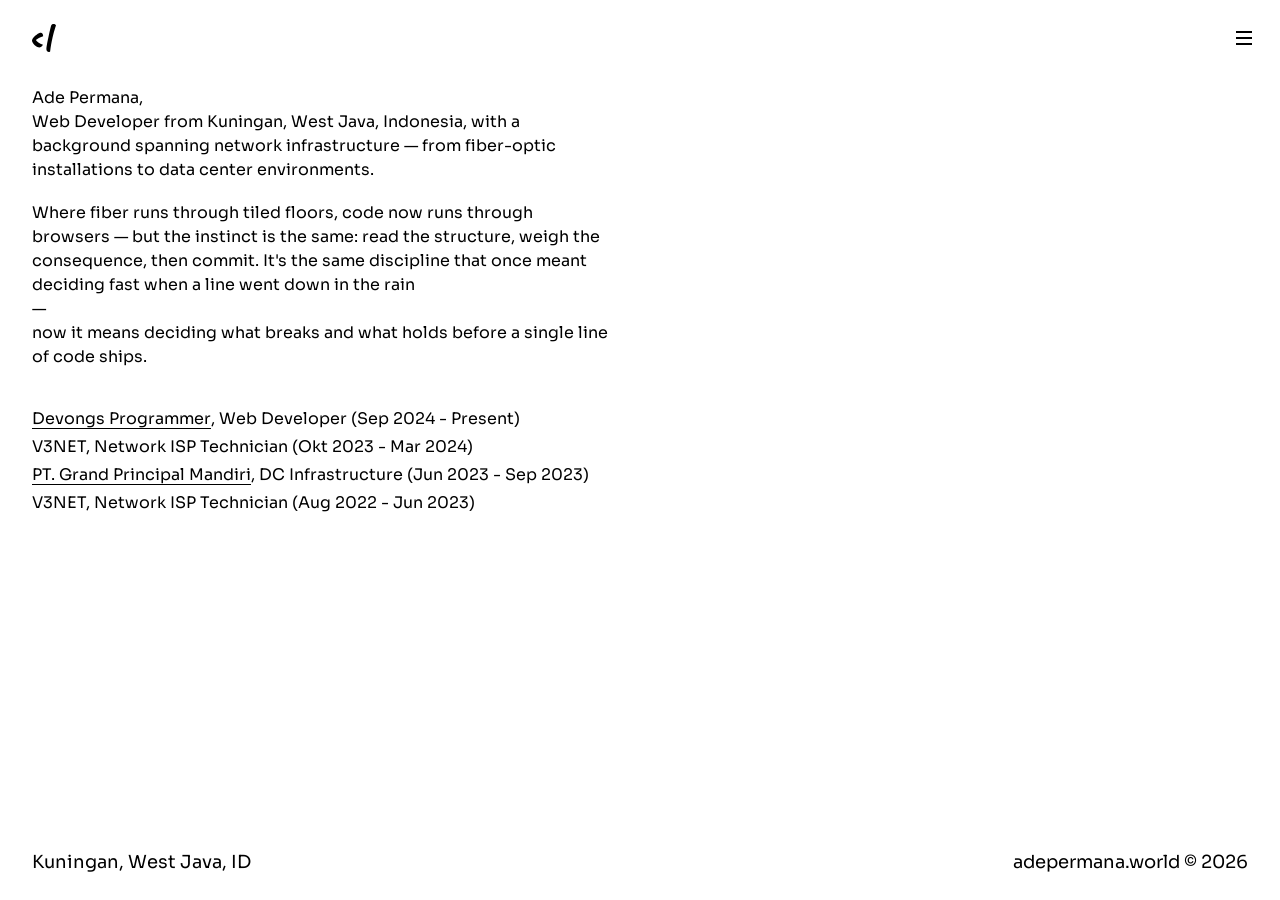
<file: index.html>
<!doctype html>
<html lang="en">
  <head>
    <!-- Google Tag Manager -->
    <script>
      (function (w, d, s, l, i) {
        w[l] = w[l] || [];
        w[l].push({ "gtm.start": new Date().getTime(), event: "gtm.js" });
        var f = d.getElementsByTagName(s)[0],
          j = d.createElement(s),
          dl = l != "dataLayer" ? "&l=" + l : "";
        j.async = true;
        j.src = "https://www.googletagmanager.com/gtm.js?id=" + i + dl;
        f.parentNode.insertBefore(j, f);
      })(window, document, "script", "dataLayer", "GTM-W8NBTWGH");
    </script>
    <!-- End Google Tag Manager -->

    <meta charset="utf-8" />
    <meta http-equiv="X-UA-Compatible" content="IE=9" />
    <meta http-equiv="Content-Type" content="text/html; charset=utf-8" />
    <meta name="viewport" content="width=device-width, initial-scale=1, minimal-ui" />

    <!-- primary information-->
    <title>Home - Ade Permana</title>
    <meta name="description" content="Home - Ade Permana" />
    <meta name="keywords" content="Home, Ade Permana" />

    <!-- ie fix for html5 tags-->
    <!--[if lt IE 9]><script src="http://html5shiv.googlecode.com/svn/trunk/html5.js"></script><![endif]-->

    <!-- author-->
    <meta name="author" content="Obor Logica" />
    <meta name="copyright" content="2026 Obor Logica. All Right Reserved" />

    <!-- user agent crawler-->
    <meta name="robots" content="index, follow" />
    <meta name="googlebot" content="index, follow" />
    <meta name="googlebot-news" content="index, follow" />
    <meta name="msnbot" content="index, follow" />
    <meta name="webcrawlers" content="index, follow" />
    <meta name="spiders" content="index, follow" />

    <!-- canonical-->
    <link rel="canonical" href="https://www.adepermana.world" />

    <!-- og (google, facebook, linkedin, slack, discord, etc)-->
    <meta property="og:locale" content="en_US" />
    <meta property="og:type" content="website" />
    <meta property="og:title" content="Home - Ade Permana" />
    <meta property="og:description" content="Home - Ade Permana" />
    <meta property="og:url" content="https://www.adepermana.world" />
    <meta property="og:site_name" content="adepermana.world" />
    <meta property="og:image" content="https://www.adepermana.world/assets/img/default/og:default.jpg" />
    <meta property="og:image:type" content="image/jpeg" />

    <!-- twitter card-->
    <meta name="twitter:card" content="summary_large_image" />
    <meta name="twitter:title" content="Home - Ade Permana" />
    <meta name="twitter:description" content="Home - Ade Permana" />
    <meta name="twitter:site" content="@adepermana.world" />
    <meta name="twitter:site:id" content="@adepermana.world" />
    <meta name="twitter:domain" content="adepermana.world" />
    <meta name="twitter:url" content="https://www.adepermana.world" />
    <meta name="twitter:image:src" content="https://www.adepermana.world/assets/img/default/twitter-card.jpg" />
    <meta name="twitter:creator" content="@adepermana.world" />

    <!-- ============ icon ============-->
    <!-- web favicon-->
    <link rel="shortcut icon" href="assets/img/homescreen/favicon.ico" />

    <!-- android add to home screen-->
    <link rel="manifest" href="assets/js/data/manifest.json" />
    <meta name="application-name" content="Ade Permana" />
    <meta name="mobile-web-app-capable" content="yes" />
    <meta name="theme-color" content="#fff" />
    <link rel="icon" type="image/png" sizes="16x16" href="assets/img/homescreen/favicon-16x16.png" />
    <link rel="icon" type="image/png" sizes="32x32" href="assets/img/homescreen/favicon-32x32.png" />
    <link rel="icon" type="image/png" sizes="96x96" href="assets/img/homescreen/favicon-96x96.png" />
    <link rel="icon" type="image/png" sizes="144x144" href="assets/img/homescreen/android-icon-144x144.png" />
    <link rel="icon" type="image/png" sizes="192x192" href="assets/img/homescreen/android-icon-192x192.png" />

    <!-- windows microsoft-->
    <meta name="msapplication-TileColor" content="#fff" />
    <meta name="msapplication-TileImage" content="assets/img/homescreen/ms-icon-144x144.png" />

    <!-- apple add to home screen-->
    <meta name="apple-mobile-web-app-title" content="Ade Permana" />
    <meta name="apple-mobile-web-app-capable" content="yes" />
    <meta name="apple-mobile-web-app-status-bar-style" content="#fff" />
    <link rel="apple-touch-icon" href="assets/img/homescreen/apple-icon.png" />
    <link rel="apple-touch-icon" sizes="57x57" href="assets/img/homescreen/apple-icon-57x57.png" />
    <link rel="apple-touch-icon" sizes="60x60" href="assets/img/homescreen/apple-icon-60x60.png" />
    <link rel="apple-touch-icon" sizes="72x72" href="assets/img/homescreen/apple-icon-72x72.png" />
    <link rel="apple-touch-icon" sizes="76x76" href="assets/img/homescreen/apple-icon-76x76.png" />
    <link rel="apple-touch-icon" sizes="114x114" href="assets/img/homescreen/apple-icon-114x114.png" />
    <link rel="apple-touch-icon" sizes="120x120" href="assets/img/homescreen/apple-icon-120x120.png" />
    <link rel="apple-touch-icon" sizes="144x144" href="assets/img/homescreen/apple-icon-144x144.png" />
    <link rel="apple-touch-icon" sizes="152x152" href="assets/img/homescreen/apple-icon-152x152.png" />
    <link rel="apple-touch-icon" sizes="180x180" href="assets/img/homescreen/apple-icon-180x180.png" />
    <link rel="apple-touch-startup-image" href="assets/img/homescreen/apple-icon.png" />

    <!-- style-->
    <link rel="stylesheet" href="assets/css/app.min.css" />

    <script>
      if (localStorage.getItem("current-theme") === "dark") {
        document.documentElement.classList.add("theme-dark");
      }
    </script>
  </head>

  <body class="hold-transition home lang-en">
    <!-- Google Tag Manager (noscript) -->
    <noscript><iframe src="https://www.googletagmanager.com/ns.html?id=GTM-W8NBTWGH" height="0" width="0" style="display: none; visibility: hidden"></iframe></noscript>
    <!-- End Google Tag Manager (noscript) -->

    <!--header-->
    <header class="header">
      <div class="header__front">
        <a class="header__logo" href="/"><img src="assets/img/logo/adepermanaworld.svg" alt="Ade Permana" /><img src="assets/img/logo/adepermanaworld-white.svg" alt="Ade Permana" /></a>
        <div class="header__frame">
          <!--burger-menu-->
          <button class="burger-menu js-burger-menu" aria-label="Toggle Menu">
            <span class="burger-menu__bar"></span>
            <span class="burger-menu__bar"></span>
            <span class="burger-menu__bar"></span>
          </button>
          <!--/.burger-menu-->
        </div>
      </div>
      <div class="header__menu">
        <div class="header__main">
          <div class="header__wrap">
            <div class="header__inner">
              <ul class="header__list">
                <li class="header__item">
                  <a class="header__link" href="/">Home</a>
                </li>
                <li class="header__item">
                  <a class="header__link" href="/projects/">Project</a>
                </li>
              </ul>
              <div class="header__box">
                <div class="header__body">
                  <div class="header__set">
                    <div class="header__set__lang">
                      <a href="/">EN</a>
                      <span></span>
                      <a href="/id/">ID</a>
                    </div>
                    <div class="header__set__theme">
                      <button class="btn js-theme-light" type="button">LIGHT</button>
                      <span></span>
                      <button class="btn js-theme-dark" type="button">DARK</button>
                    </div>
                  </div>
                </div>
                <div class="header__body">
                  <div class="header__socmed"><a href="https://www.instagram.com/adepermana.world" target="_blank">Insagram,</a><a href="https://www.linkedin.com/in/ade-permana20/" target="_blank">Linkedin</a></div>
                </div>
              </div>
            </div>
          </div>
        </div>
      </div>
    </header>
    <!--/.header-->
    <main class="main-site main-site--hide js-main-site">
      <!--hero-->
      <div class="hero">
        <div class="container">
          <div class="hero__ttl load-hidden">
            <h1>Ade Permana,</h1>
            <p>Web Developer from Kuningan, West Java, Indonesia, with a background spanning network infrastructure — from fiber-optic installations to data center environments.</p>
            <br />
            <p>
              Where fiber runs through tiled floors, code now runs through browsers — but the instinct is the same: read the structure, weigh the consequence, then commit. It's the same discipline that once meant deciding fast when a line went down in the rain
              <br />
              —
              <br />
              now it means deciding what breaks and what holds before a single line of code ships.
            </p>
            <br />
            <br />

            <span><a href="https://wa.me/6281214249759?text=Halo%20saya%20mau%20tanya" target="_blank">Devongs Programmer</a>, Web Developer (Sep 2024 - Present)</span>
            <span>V3NET, Network ISP Technician (Okt 2023 - Mar 2024)</span>
            <span><a href="https://ptgrandprincipalmandiri.id/" target="_blank">PT. Grand Principal Mandiri</a>, DC Infrastructure (Jun 2023 - Sep 2023)</span>
            <span>V3NET, Network ISP Technician (Aug 2022 - Jun 2023)</span>
          </div>
        </div>
      </div>
      <!--/.hero-->
    </main>
    <!--footer-->
    <footer class="footer">
      <div class="footer__inner">
        <p class="footer__location">Kuningan, West Java, ID</p>
        <p class="footer__copyright">
          <a href="/">adepermana.world</a>
          &copy; 2026
        </p>
      </div>
    </footer>
    <!--/.footer-->

    <!-- schema organization-->
    <script type="application/ld+json">
      {
        "@context": "http://schema.org",
        "@id": "https://www.adepermana.world#organization",
        "@type": "Organization",
        "name": "Ade Permana",
        "url": "https://www.adepermana.world",
        "logo": "https://www.adepermana.world/assets/img/logo/adepermanaworld.svg",
        "sameAs": ["https://www.youtube.com/adepermana.world", "https://www.facebook.com/adepermana.world", "https://www.instagram.com/adepermana.world", "https://twitter.com/adepermana.world"]
      }
    </script>

    <!-- schema website-->
    <script type="application/ld+json">
      {
        "@context": "http://schema.org",
        "@id": "https://www.adepermana.world#website",
        "@type": "WebSite",
        "url": "https://www.adepermana.world",
        "name": "Ade Permana"
      }
    </script>

    <!-- schema webpage-->
    <script type="application/ld+json">
      {
        "@context": "http://schema.org",
        "@id": "https://www.adepermana.world#webpage",
        "@type": "WebPage",
        "url": "https://www.adepermana.world",
        "name": "Ade Permana"
      }
    </script>

    <!-- script-->
    <script src="assets/js/vendor.min.js"></script>
    <script src="assets/js/app.min.js"></script>
  </body>
</html>
</file>
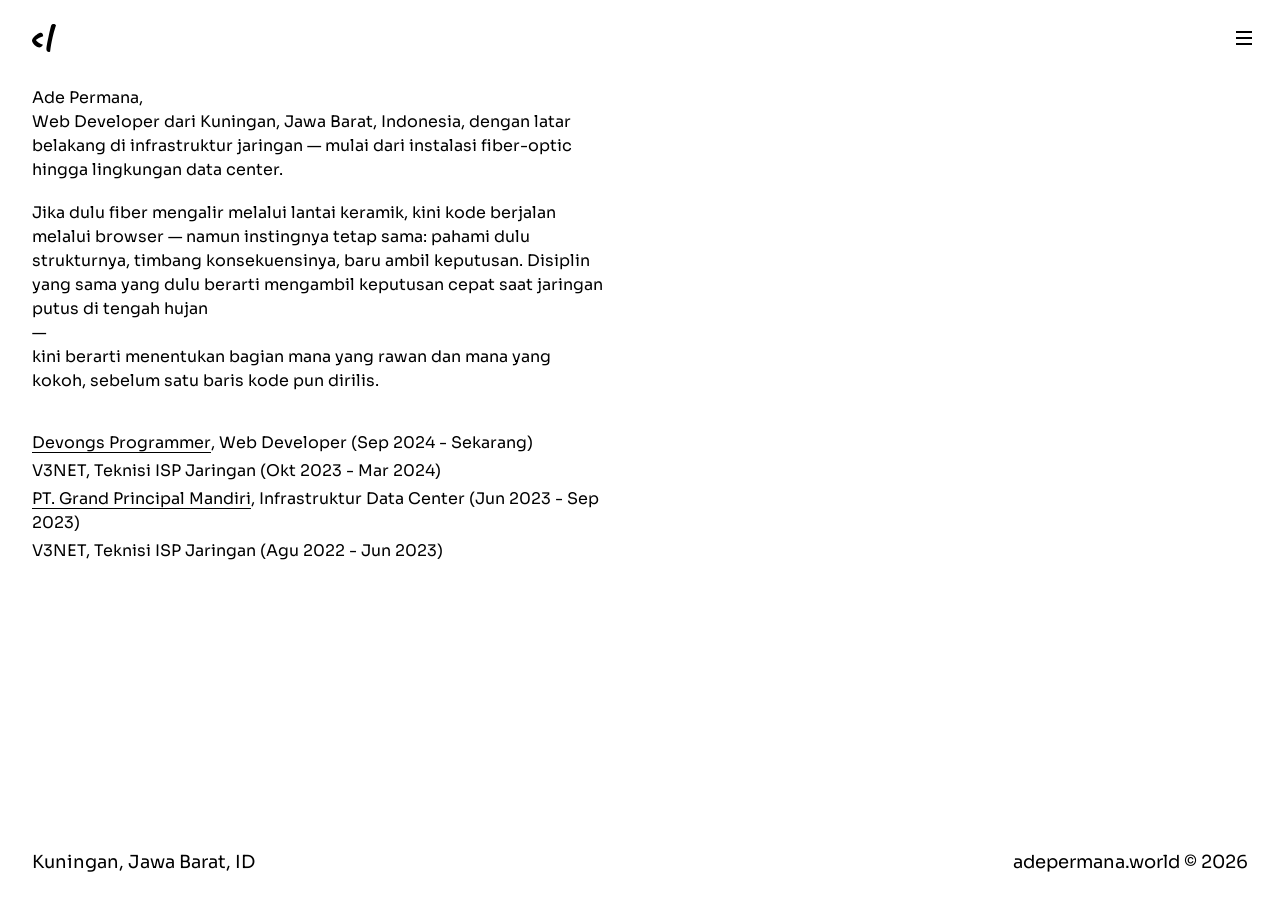
<file: id/index.html>
<!doctype html>
<html lang="en">
  <head>
    <!-- Google Tag Manager -->
    <script>
      (function (w, d, s, l, i) {
        w[l] = w[l] || [];
        w[l].push({ "gtm.start": new Date().getTime(), event: "gtm.js" });
        var f = d.getElementsByTagName(s)[0],
          j = d.createElement(s),
          dl = l != "dataLayer" ? "&l=" + l : "";
        j.async = true;
        j.src = "https://www.googletagmanager.com/gtm.js?id=" + i + dl;
        f.parentNode.insertBefore(j, f);
      })(window, document, "script", "dataLayer", "GTM-W8NBTWGH");
    </script>
    <!-- End Google Tag Manager -->

    <meta charset="utf-8" />
    <meta http-equiv="X-UA-Compatible" content="IE=9" />
    <meta http-equiv="Content-Type" content="text/html; charset=utf-8" />
    <meta name="viewport" content="width=device-width, initial-scale=1, minimal-ui" />

    <!-- primary information-->
    <title>Beranda - Ade Permana</title>
    <meta name="description" content="Home - Ade Permana" />
    <meta name="keywords" content="Home, Ade Permana" />

    <!-- ie fix for html5 tags-->
    <!--[if lt IE 9]><script src="http://html5shiv.googlecode.com/svn/trunk/html5.js"></script><![endif]-->

    <!-- author-->
    <meta name="author" content="Obor Logica" />
    <meta name="copyright" content="2026 Obor Logica. All Right Reserved" />

    <!-- user agent crawler-->
    <meta name="robots" content="index, follow" />
    <meta name="googlebot" content="index, follow" />
    <meta name="googlebot-news" content="index, follow" />
    <meta name="msnbot" content="index, follow" />
    <meta name="webcrawlers" content="index, follow" />
    <meta name="spiders" content="index, follow" />

    <!-- canonical-->
    <link rel="canonical" href="https://www.adepermana.world" />

    <!-- og (google, facebook, linkedin, slack, discord, etc)-->
    <meta property="og:locale" content="en_US" />
    <meta property="og:type" content="website" />
    <meta property="og:title" content="Home - Ade Permana" />
    <meta property="og:description" content="Home - Ade Permana" />
    <meta property="og:url" content="https://www.adepermana.world" />
    <meta property="og:site_name" content="adepermana.world" />
    <meta property="og:image" content="https://www.adepermana.world/assets/img/default/og:default.jpg" />
    <meta property="og:image:type" content="image/jpeg" />

    <!-- twitter card-->
    <meta name="twitter:card" content="summary_large_image" />
    <meta name="twitter:title" content="Home - Ade Permana" />
    <meta name="twitter:description" content="Home - Ade Permana" />
    <meta name="twitter:site" content="@adepermana.world" />
    <meta name="twitter:site:id" content="@adepermana.world" />
    <meta name="twitter:domain" content="adepermana.world" />
    <meta name="twitter:url" content="https://www.adepermana.world" />
    <meta name="twitter:image:src" content="https://www.adepermana.world/assets/img/default/twitter-card.jpg" />
    <meta name="twitter:creator" content="@adepermana.world" />

    <!-- ============ icon ============-->
    <!-- web favicon-->
    <link rel="shortcut icon" href="../assets/img/homescreen/favicon.ico" />

    <!-- android add to home screen-->
    <link rel="manifest" href="../assets/js/data/manifest.json" />
    <meta name="application-name" content="Ade Permana" />
    <meta name="mobile-web-app-capable" content="yes" />
    <meta name="theme-color" content="#fff" />
    <link rel="icon" type="image/png" sizes="16x16" href="../assets/img/homescreen/favicon-16x16.png" />
    <link rel="icon" type="image/png" sizes="32x32" href="../assets/img/homescreen/favicon-32x32.png" />
    <link rel="icon" type="image/png" sizes="96x96" href="../assets/img/homescreen/favicon-96x96.png" />
    <link rel="icon" type="image/png" sizes="144x144" href="../assets/img/homescreen/android-icon-144x144.png" />
    <link rel="icon" type="image/png" sizes="192x192" href="../assets/img/homescreen/android-icon-192x192.png" />

    <!-- windows microsoft-->
    <meta name="msapplication-TileColor" content="#fff" />
    <meta name="msapplication-TileImage" content="../assets/img/homescreen/ms-icon-144x144.png" />

    <!-- apple add to home screen-->
    <meta name="apple-mobile-web-app-title" content="Ade Permana" />
    <meta name="apple-mobile-web-app-capable" content="yes" />
    <meta name="apple-mobile-web-app-status-bar-style" content="#fff" />
    <link rel="apple-touch-icon" href="../assets/img/homescreen/apple-icon.png" />
    <link rel="apple-touch-icon" sizes="57x57" href="../assets/img/homescreen/apple-icon-57x57.png" />
    <link rel="apple-touch-icon" sizes="60x60" href="../assets/img/homescreen/apple-icon-60x60.png" />
    <link rel="apple-touch-icon" sizes="72x72" href="../assets/img/homescreen/apple-icon-72x72.png" />
    <link rel="apple-touch-icon" sizes="76x76" href="../assets/img/homescreen/apple-icon-76x76.png" />
    <link rel="apple-touch-icon" sizes="114x114" href="../assets/img/homescreen/apple-icon-114x114.png" />
    <link rel="apple-touch-icon" sizes="120x120" href="../assets/img/homescreen/apple-icon-120x120.png" />
    <link rel="apple-touch-icon" sizes="144x144" href="../assets/img/homescreen/apple-icon-144x144.png" />
    <link rel="apple-touch-icon" sizes="152x152" href="../assets/img/homescreen/apple-icon-152x152.png" />
    <link rel="apple-touch-icon" sizes="180x180" href="../assets/img/homescreen/apple-icon-180x180.png" />
    <link rel="apple-touch-startup-image" href="../assets/img/homescreen/apple-icon.png" />

    <!-- style-->
    <link rel="stylesheet" href="../assets/css/app.min.css" />

    <script>
      if (localStorage.getItem("current-theme") === "dark") {
        document.documentElement.classList.add("theme-dark");
      }
    </script>
  </head>

  <body class="hold-transition home lang-id">
    <!-- Google Tag Manager (noscript) -->
    <noscript><iframe src="https://www.googletagmanager.com/ns.html?id=GTM-W8NBTWGH" height="0" width="0" style="display: none; visibility: hidden"></iframe></noscript>
    <!-- End Google Tag Manager (noscript) -->

    <!--header-->
    <header class="header">
      <div class="header__front">
        <a class="header__logo" href="/"><img src="../assets/img/logo/adepermanaworld.svg" alt="Ade Permana" /><img src="../assets/img/logo/adepermanaworld-white.svg" alt="Ade Permana" /></a>
        <div class="header__frame">
          <!--burger-menu-->
          <button class="burger-menu js-burger-menu" aria-label="Toggle Menu">
            <span class="burger-menu__bar"></span>
            <span class="burger-menu__bar"></span>
            <span class="burger-menu__bar"></span>
          </button>
          <!--/.burger-menu-->
        </div>
      </div>
      <div class="header__menu">
        <div class="header__main">
          <div class="header__wrap">
            <div class="header__inner">
              <ul class="header__list">
                <li class="header__item">
                  <a class="header__link" href="/id/">Beranda</a>
                </li>
                <li class="header__item">
                  <a class="header__link" href="/id/projects/">Proyek</a>
                </li>
              </ul>
              <div class="header__box">
                <div class="header__body">
                  <div class="header__set">
                    <div class="header__set__lang">
                      <a href="/">EN</a>
                      <span></span>
                      <a href="/id/projects/">ID</a>
                    </div>
                    <div class="header__set__theme">
                      <button class="btn js-theme-light" type="button">TERANG</button>
                      <span></span>
                      <button class="btn js-theme-dark" type="button">GELAP</button>
                    </div>
                  </div>
                </div>
                <div class="header__body">
                  <div class="header__socmed"><a href="https://www.instagram.com/adepermana.world" target="_blank">Instagram,</a><a href="https://www.linkedin.com/in/ade-permana20/" target="_blank">Linkedin</a></div>
                </div>
              </div>
            </div>
          </div>
        </div>
      </div>
    </header>
    <!--/.header-->
    <main class="main-site main-site--hide js-main-site">
      <!--hero-->
      <div class="hero">
        <div class="container">
          <div class="hero__ttl load-hidden">
            <h1>Ade Permana,</h1>
            <p>Web Developer dari Kuningan, Jawa Barat, Indonesia, dengan latar belakang di infrastruktur jaringan — mulai dari instalasi fiber-optic hingga lingkungan data center.</p>
            <br />
            <p>
              Jika dulu fiber mengalir melalui lantai keramik, kini kode berjalan melalui browser — namun instingnya tetap sama: pahami dulu strukturnya, timbang konsekuensinya, baru ambil keputusan. Disiplin yang sama yang dulu berarti mengambil keputusan cepat saat jaringan putus di tengah hujan
              <br />
              —
              <br />
              kini berarti menentukan bagian mana yang rawan dan mana yang kokoh, sebelum satu baris kode pun dirilis.
            </p>
            <br />
            <br />

            <span><a href="https://wa.me/6281214249759?text=Halo%20saya%20mau%20tanya" target="_blank">Devongs Programmer</a>, Web Developer (Sep 2024 - Sekarang)</span>
            <span>V3NET, Teknisi ISP Jaringan (Okt 2023 - Mar 2024)</span>
            <span><a href="https://ptgrandprincipalmandiri.id/" target="_blank">PT. Grand Principal Mandiri</a>, Infrastruktur Data Center (Jun 2023 - Sep 2023)</span>
            <span>V3NET, Teknisi ISP Jaringan (Agu 2022 - Jun 2023)</span>
          </div>
        </div>
      </div>
      <!--/.hero-->
    </main>
    <!--footer-->
    <footer class="footer">
      <div class="footer__inner">
        <p class="footer__location">Kuningan, Jawa Barat, ID</p>
        <p class="footer__copyright">
          <a href="/">adepermana.world</a>
          &copy; 2026
        </p>
      </div>
    </footer>
    <!--/.footer-->

    <!-- schema organization-->
    <script type="application/ld+json">
      {
        "@context": "http://schema.org",
        "@id": "https://www.adepermana.world#organization",
        "@type": "Organization",
        "name": "Ade Permana",
        "url": "https://www.adepermana.world",
        "logo": "https://www.adepermana.world/assets/img/logo/adepermanaworld.svg",
        "sameAs": ["https://www.youtube.com/adepermana.world", "https://www.facebook.com/adepermana.world", "https://www.instagram.com/adepermana.world", "https://twitter.com/adepermana.world"]
      }
    </script>

    <!-- schema website-->
    <script type="application/ld+json">
      {
        "@context": "http://schema.org",
        "@id": "https://www.adepermana.world#website",
        "@type": "WebSite",
        "url": "https://www.adepermana.world",
        "name": "Ade Permana"
      }
    </script>

    <!-- schema webpage-->
    <script type="application/ld+json">
      {
        "@context": "http://schema.org",
        "@id": "https://www.adepermana.world#webpage",
        "@type": "WebPage",
        "url": "https://www.adepermana.world",
        "name": "Ade Permana"
      }
    </script>

    <!-- script-->
    <script src="../assets/js/vendor.min.js"></script>
    <script src="../assets/js/app.min.js"></script>
  </body>
</html>
</file>
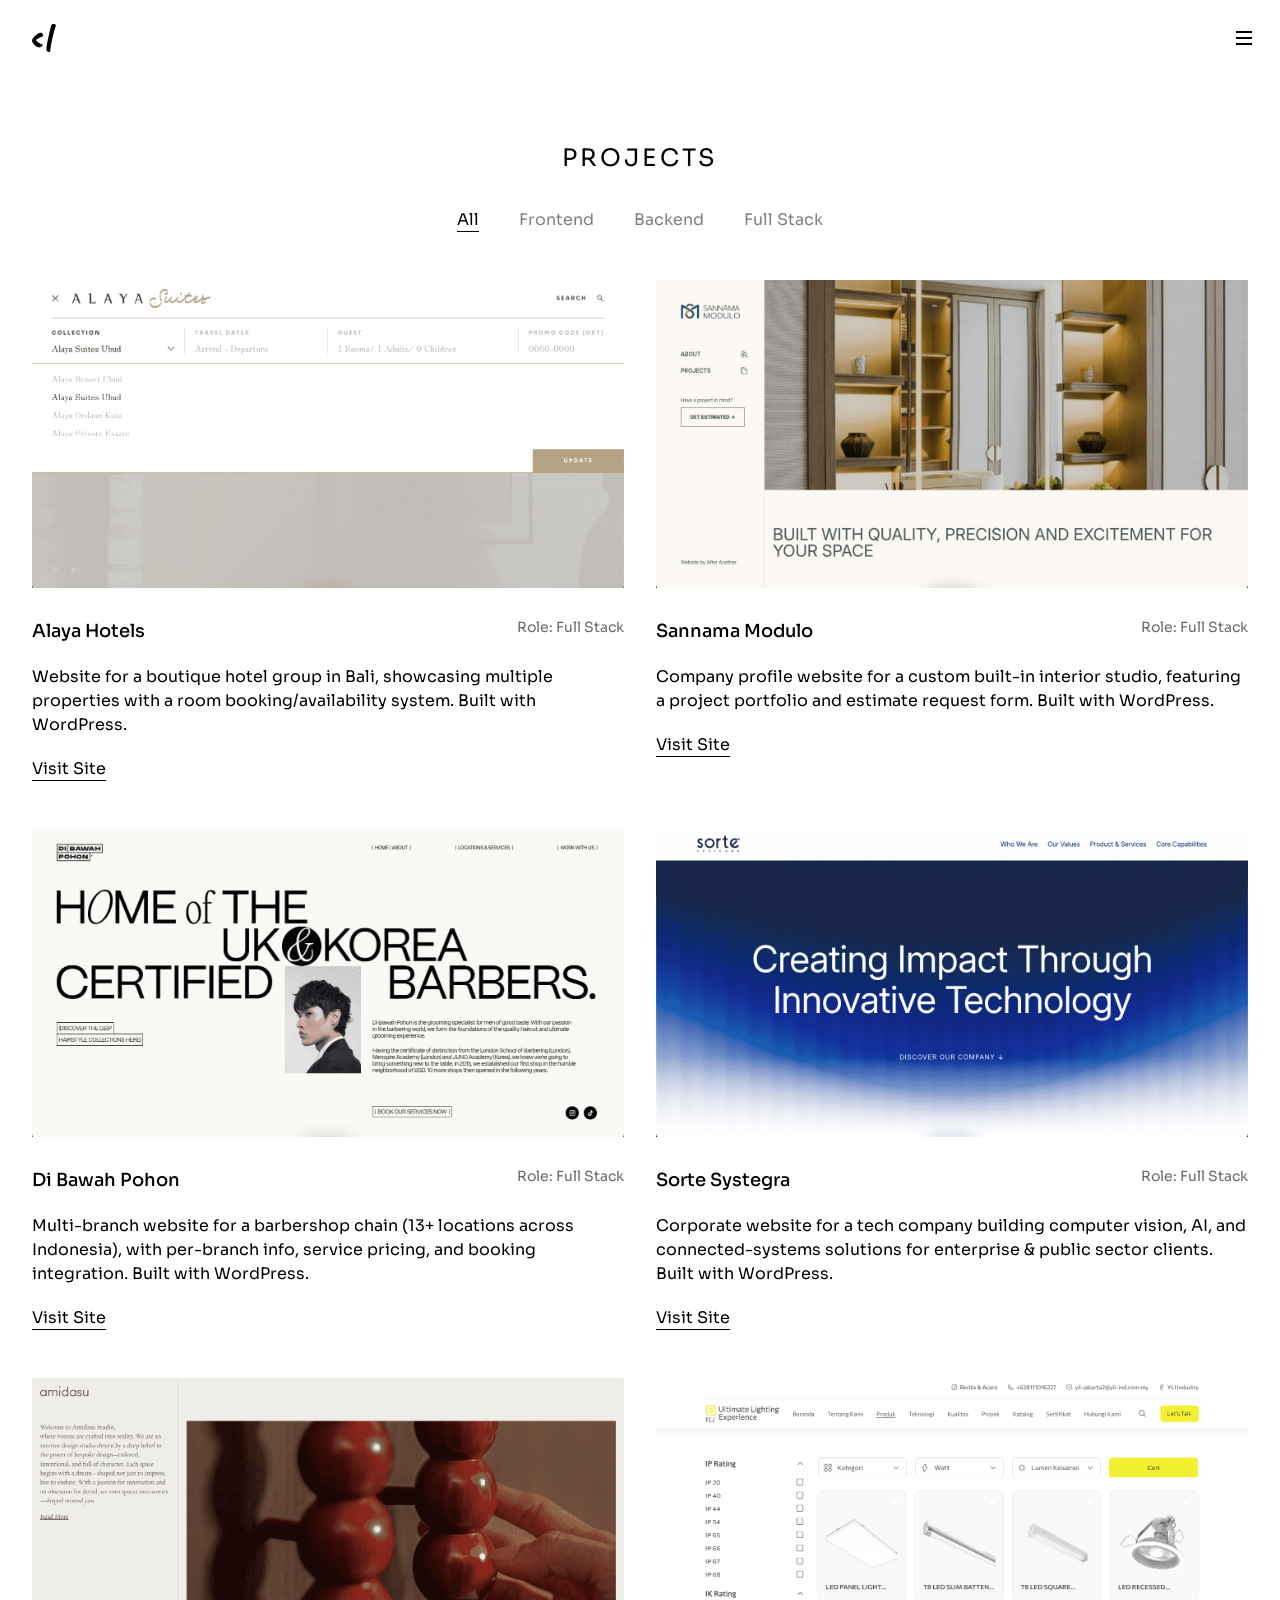
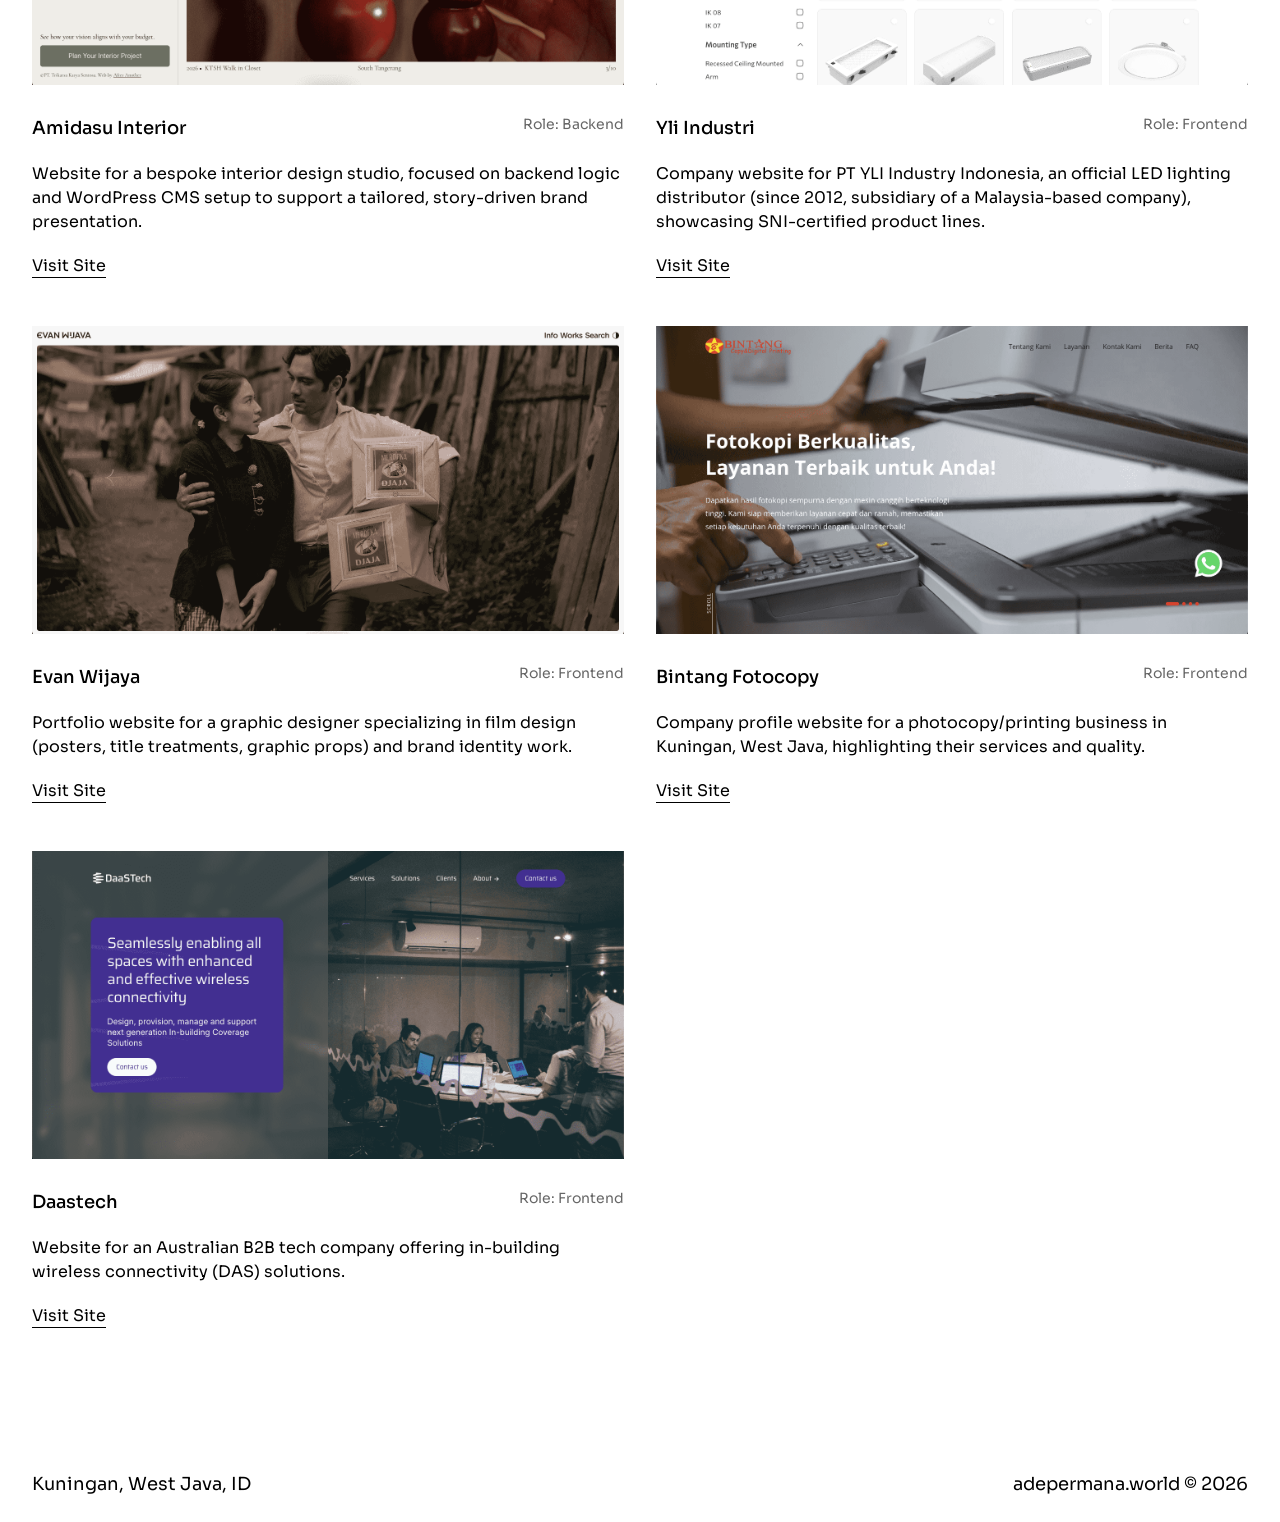
<file: projects/index.html>
<!doctype html>
<html lang="en">
  <head>
    <!-- Google Tag Manager -->
    <script>
      (function (w, d, s, l, i) {
        w[l] = w[l] || [];
        w[l].push({ "gtm.start": new Date().getTime(), event: "gtm.js" });
        var f = d.getElementsByTagName(s)[0],
          j = d.createElement(s),
          dl = l != "dataLayer" ? "&l=" + l : "";
        j.async = true;
        j.src = "https://www.googletagmanager.com/gtm.js?id=" + i + dl;
        f.parentNode.insertBefore(j, f);
      })(window, document, "script", "dataLayer", "GTM-W8NBTWGH");
    </script>
    <!-- End Google Tag Manager -->

    <meta charset="utf-8" />
    <meta http-equiv="X-UA-Compatible" content="IE=9" />
    <meta http-equiv="Content-Type" content="text/html; charset=utf-8" />
    <meta name="viewport" content="width=device-width, initial-scale=1, minimal-ui" />

    <!-- primary information-->
    <title>Projects - Ade Permana</title>
    <meta name="description" content="Projects - Ade Permana" />
    <meta name="keywords" content="Projects, Ade Permana" />

    <!-- ie fix for html5 tags-->
    <!--[if lt IE 9]><script src="http://html5shiv.googlecode.com/svn/trunk/html5.js"></script><![endif]-->

    <!-- author-->
    <meta name="author" content="Obor Logica" />
    <meta name="copyright" content="2026 Obor Logica. All Right Reserved" />

    <!-- user agent crawler-->
    <meta name="robots" content="index, follow" />
    <meta name="googlebot" content="index, follow" />
    <meta name="googlebot-news" content="index, follow" />
    <meta name="msnbot" content="index, follow" />
    <meta name="webcrawlers" content="index, follow" />
    <meta name="spiders" content="index, follow" />

    <!-- canonical-->
    <link rel="canonical" href="https://www.adepermana.world" />

    <!-- og (google, facebook, linkedin, slack, discord, etc)-->
    <meta property="og:locale" content="en_US" />
    <meta property="og:type" content="website" />
    <meta property="og:title" content="Projects - Ade Permana" />
    <meta property="og:description" content="Projects - Ade Permana" />
    <meta property="og:url" content="https://www.adepermana.world" />
    <meta property="og:site_name" content="adepermana.world" />
    <meta property="og:image" content="https://www.adepermana.world/assets/img/default/og:default.jpg" />
    <meta property="og:image:type" content="image/jpeg" />

    <!-- twitter card-->
    <meta name="twitter:card" content="summary_large_image" />
    <meta name="twitter:title" content="Projects - Ade Permana" />
    <meta name="twitter:description" content="Projects - Ade Permana" />
    <meta name="twitter:site" content="@adepermana.world" />
    <meta name="twitter:site:id" content="@adepermana.world" />
    <meta name="twitter:domain" content="adepermana.world" />
    <meta name="twitter:url" content="https://www.adepermana.world" />
    <meta name="twitter:image:src" content="https://www.adepermana.world/assets/img/default/twitter-card.jpg" />
    <meta name="twitter:creator" content="@adepermana.world" />

    <!-- ============ icon ============-->
    <!-- web favicon-->
    <link rel="shortcut icon" href="../assets/img/homescreen/favicon.ico" />

    <!-- android add to home screen-->
    <link rel="manifest" href="../assets/js/data/manifest.json" />
    <meta name="application-name" content="Ade Permana" />
    <meta name="mobile-web-app-capable" content="yes" />
    <meta name="theme-color" content="#fff" />
    <link rel="icon" type="image/png" sizes="16x16" href="../assets/img/homescreen/favicon-16x16.png" />
    <link rel="icon" type="image/png" sizes="32x32" href="../assets/img/homescreen/favicon-32x32.png" />
    <link rel="icon" type="image/png" sizes="96x96" href="../assets/img/homescreen/favicon-96x96.png" />
    <link rel="icon" type="image/png" sizes="144x144" href="../assets/img/homescreen/android-icon-144x144.png" />
    <link rel="icon" type="image/png" sizes="192x192" href="../assets/img/homescreen/android-icon-192x192.png" />

    <!-- windows microsoft-->
    <meta name="msapplication-TileColor" content="#fff" />
    <meta name="msapplication-TileImage" content="../assets/img/homescreen/ms-icon-144x144.png" />

    <!-- apple add to home screen-->
    <meta name="apple-mobile-web-app-title" content="Ade Permana" />
    <meta name="apple-mobile-web-app-capable" content="yes" />
    <meta name="apple-mobile-web-app-status-bar-style" content="#fff" />
    <link rel="apple-touch-icon" href="../assets/img/homescreen/apple-icon.png" />
    <link rel="apple-touch-icon" sizes="57x57" href="../assets/img/homescreen/apple-icon-57x57.png" />
    <link rel="apple-touch-icon" sizes="60x60" href="../assets/img/homescreen/apple-icon-60x60.png" />
    <link rel="apple-touch-icon" sizes="72x72" href="../assets/img/homescreen/apple-icon-72x72.png" />
    <link rel="apple-touch-icon" sizes="76x76" href="../assets/img/homescreen/apple-icon-76x76.png" />
    <link rel="apple-touch-icon" sizes="114x114" href="../assets/img/homescreen/apple-icon-114x114.png" />
    <link rel="apple-touch-icon" sizes="120x120" href="../assets/img/homescreen/apple-icon-120x120.png" />
    <link rel="apple-touch-icon" sizes="144x144" href="../assets/img/homescreen/apple-icon-144x144.png" />
    <link rel="apple-touch-icon" sizes="152x152" href="../assets/img/homescreen/apple-icon-152x152.png" />
    <link rel="apple-touch-icon" sizes="180x180" href="../assets/img/homescreen/apple-icon-180x180.png" />
    <link rel="apple-touch-startup-image" href="../assets/img/homescreen/apple-icon.png" />

    <!-- style-->
    <link rel="stylesheet" href="../assets/css/app.min.css" />

    <script>
      if (localStorage.getItem("current-theme") === "dark") {
        document.documentElement.classList.add("theme-dark");
      }
    </script>
  </head>

  <body class="hold-transition projects lang-en">
    <!-- Google Tag Manager (noscript) -->
    <noscript><iframe src="https://www.googletagmanager.com/ns.html?id=GTM-W8NBTWGH" height="0" width="0" style="display: none; visibility: hidden"></iframe></noscript>
    <!-- End Google Tag Manager (noscript) -->

    <!--header-->
    <header class="header">
      <div class="header__front">
        <a class="header__logo" href="/"><img src="../assets/img/logo/adepermanaworld.svg" alt="Ade Permana" /><img src="../assets/img/logo/adepermanaworld-white.svg" alt="Ade Permana" /></a>
        <div class="header__frame">
          <!--burger-menu-->
          <button class="burger-menu js-burger-menu" aria-label="Toggle Menu">
            <span class="burger-menu__bar"></span>
            <span class="burger-menu__bar"></span>
            <span class="burger-menu__bar"></span>
          </button>
          <!--/.burger-menu-->
        </div>
      </div>
      <div class="header__menu">
        <div class="header__main">
          <div class="header__wrap">
            <div class="header__inner">
              <ul class="header__list">
                <li class="header__item">
                  <a class="header__link" href="/">Home</a>
                </li>
                <li class="header__item">
                  <a class="header__link" href="/projects/">Project</a>
                </li>
              </ul>
              <div class="header__box">
                <div class="header__body">
                  <div class="header__set">
                    <div class="header__set__lang">
                      <a href="/">EN</a>
                      <span></span>
                      <a href="/id/projects/">ID</a>
                    </div>
                    <div class="header__set__theme">
                      <button class="btn js-theme-light" type="button">LIGHT</button>
                      <span></span>
                      <button class="btn js-theme-dark" type="button">DARK</button>
                    </div>
                  </div>
                </div>
                <div class="header__body">
                  <div class="header__socmed"><a href="https://www.instagram.com/adepermana.world" target="_blank">Insagram,</a><a href="https://www.linkedin.com/in/ade-permana20/" target="_blank">Linkedin</a></div>
                </div>
              </div>
            </div>
          </div>
        </div>
      </div>
    </header>
    <!--/.header-->
    <main class="main-site main-site--hide js-main-site">
      <!--projects-->
      <div class="projects projects--main">
        <div class="container">
          <h1 class="projects__ttl">Projects</h1>
          <!--category-->
          <div class="category">
            <div class="category__inner">
              <div class="category__dropdown"><button class="category__dropdown__btn btn">All</button></div>
              <div class="category__panel">
                <ul class="category__list">
                  <li class="category__item" data-target="1">
                    <button class="category__btn btn">All</button>
                  </li>
                  <li class="category__item" data-target="2">
                    <button class="category__btn btn">Frontend</button>
                  </li>
                  <li class="category__item" data-target="3">
                    <button class="category__btn btn">Backend</button>
                  </li>
                  <li class="category__item" data-target="4">
                    <button class="category__btn btn">Full Stack</button>
                  </li>
                </ul>
              </div>
            </div>
          </div>
          <!--/.category-->
          <div class="projects__body">
            <div class="projects__panel" data-index="1">
              <div class="projects__inner">
                <div class="projects__list">
                  <div class="projects__item">
                    <div class="projects__img">
                      <img class="projects__img__el" src="../assets/img/dummy/alayahotels.jpg" alt="Alaya Hotels" />
                    </div>
                    <div class="projects__info">
                      <div class="projects__head">
                        <p class="projects__name">Alaya Hotels<span></span></p>
                        <p class="projects__role">Role: Full Stack</p>
                      </div>
                      <div class="projects__meta">
                        <p class="projects__role">Role: Full Stack</p>
                      </div>
                    </div>
                    <div class="projects__wrap">
                      <div class="projects__box">
                        <div class="projects__img">
                          <img class="projects__img__el" src="../assets/img/dummy/alayahotels.jpg" alt="Alaya Hotels" />
                        </div>
                        <div class="projects__txt">
                          <div class="projects__desc">
                            <p>Website for a boutique hotel group in Bali, showcasing multiple properties with a room booking/availability system. Built with WordPress.</p>
                          </div>
                          <button class="projects__more js-more btn">Read More</button>
                        </div>
                        <div class="projects__action">
                          <a class="projects__link" href="https://alayahotels.com/" target="_blank">Visit Site</a>
                        </div>
                      </div>
                    </div>
                  </div>
                  <div class="projects__item">
                    <div class="projects__img">
                      <img class="projects__img__el" src="../assets/img/dummy/sannamamodulo.jpg" alt="Sannama Modulo" />
                    </div>
                    <div class="projects__info">
                      <div class="projects__head">
                        <p class="projects__name">Sannama Modulo<span></span></p>
                        <p class="projects__role">Role: Full Stack</p>
                      </div>
                      <div class="projects__meta">
                        <p class="projects__role">Role: Full Stack</p>
                      </div>
                    </div>
                    <div class="projects__wrap">
                      <div class="projects__box">
                        <div class="projects__img">
                          <img class="projects__img__el" src="../assets/img/dummy/sannamamodulo.jpg" alt="Sannama Modulo" />
                        </div>
                        <div class="projects__txt">
                          <div class="projects__desc">
                            <p>Company profile website for a custom built-in interior studio, featuring a project portfolio and estimate request form. Built with WordPress.</p>
                          </div>
                          <button class="projects__more js-more btn">Read More</button>
                        </div>
                        <div class="projects__action">
                          <a class="projects__link" href="https://sannamamodulo.com/" target="_blank">Visit Site</a>
                        </div>
                      </div>
                    </div>
                  </div>
                  <div class="projects__item">
                    <div class="projects__img">
                      <img class="projects__img__el" src="../assets/img/dummy/dibawahpohon.jpg" alt="Di Bawah Pohon" />
                    </div>
                    <div class="projects__info">
                      <div class="projects__head">
                        <p class="projects__name">Di Bawah Pohon<span></span></p>
                        <p class="projects__role">Role: Full Stack</p>
                      </div>
                      <div class="projects__meta">
                        <p class="projects__role">Role: Full Stack</p>
                      </div>
                    </div>
                    <div class="projects__wrap">
                      <div class="projects__box">
                        <div class="projects__img">
                          <img class="projects__img__el" src="../assets/img/dummy/dibawahpohon.jpg" alt="Di Bawah Pohon" />
                        </div>
                        <div class="projects__txt">
                          <div class="projects__desc">
                            <p>Multi-branch website for a barbershop chain (13+ locations across Indonesia), with per-branch info, service pricing, and booking integration. Built with WordPress.</p>
                          </div>
                          <button class="projects__more js-more btn">Read More</button>
                        </div>
                        <div class="projects__action">
                          <a class="projects__link" href="https://dibawahpohon.id/" target="_blank">Visit Site</a>
                        </div>
                      </div>
                    </div>
                  </div>
                  <div class="projects__item">
                    <div class="projects__img">
                      <img class="projects__img__el" src="../assets/img/dummy/sortesystegra.jpg" alt="Sorte Systegra" />
                    </div>
                    <div class="projects__info">
                      <div class="projects__head">
                        <p class="projects__name">Sorte Systegra<span></span></p>
                        <p class="projects__role">Role: Full Stack</p>
                      </div>
                      <div class="projects__meta">
                        <p class="projects__role">Role: Full Stack</p>
                      </div>
                    </div>
                    <div class="projects__wrap">
                      <div class="projects__box">
                        <div class="projects__img">
                          <img class="projects__img__el" src="../assets/img/dummy/sortesystegra.jpg" alt="Sorte Systegra" />
                        </div>
                        <div class="projects__txt">
                          <div class="projects__desc">
                            <p>Corporate website for a tech company building computer vision, AI, and connected-systems solutions for enterprise & public sector clients. Built with WordPress.</p>
                          </div>
                          <button class="projects__more js-more btn">Read More</button>
                        </div>
                        <div class="projects__action">
                          <a class="projects__link" href="https://sortesystegra.com/" target="_blank">Visit Site</a>
                        </div>
                      </div>
                    </div>
                  </div>
                  <div class="projects__item">
                    <div class="projects__img">
                      <img class="projects__img__el" src="../assets/img/dummy/amidasuinterior.jpg" alt="Amidasu Interior" />
                    </div>
                    <div class="projects__info">
                      <div class="projects__head">
                        <p class="projects__name">Amidasu Interior<span></span></p>
                        <p class="projects__role">Role: Backend</p>
                      </div>
                      <div class="projects__meta">
                        <p class="projects__role">Role: Backend</p>
                      </div>
                    </div>
                    <div class="projects__wrap">
                      <div class="projects__box">
                        <div class="projects__img">
                          <img class="projects__img__el" src="../assets/img/dummy/amidasuinterior.jpg" alt="Amidasu Interior" />
                        </div>
                        <div class="projects__txt">
                          <div class="projects__desc">
                            <p>Website for a bespoke interior design studio, focused on backend logic and WordPress CMS setup to support a tailored, story-driven brand presentation.</p>
                          </div>
                          <button class="projects__more js-more btn">Read More</button>
                        </div>
                        <div class="projects__action">
                          <a class="projects__link" href="https://amidasuinterior.com/" target="_blank">Visit Site</a>
                        </div>
                      </div>
                    </div>
                  </div>
                  <div class="projects__item">
                    <div class="projects__img">
                      <img class="projects__img__el" src="../assets/img/dummy/yli-ind.jpg" alt="Yli Industri" />
                    </div>
                    <div class="projects__info">
                      <div class="projects__head">
                        <p class="projects__name">Yli Industri<span></span></p>
                        <p class="projects__role">Role: Frontend</p>
                      </div>
                      <div class="projects__meta">
                        <p class="projects__role">Role: Frontend</p>
                      </div>
                    </div>
                    <div class="projects__wrap">
                      <div class="projects__box">
                        <div class="projects__img">
                          <img class="projects__img__el" src="../assets/img/dummy/yli-ind.jpg" alt="Yli Industri" />
                        </div>
                        <div class="projects__txt">
                          <div class="projects__desc">
                            <p>Company website for PT YLI Industry Indonesia, an official LED lighting distributor (since 2012, subsidiary of a Malaysia-based company), showcasing SNI-certified product lines.</p>
                          </div>
                          <button class="projects__more js-more btn">Read More</button>
                        </div>
                        <div class="projects__action">
                          <a class="projects__link" href="https://yli-ind.co.id/" target="_blank">Visit Site</a>
                        </div>
                      </div>
                    </div>
                  </div>
                  <div class="projects__item">
                    <div class="projects__img">
                      <img class="projects__img__el" src="../assets/img/dummy/evanwijaya.jpg" alt="Evan Wijaya" />
                    </div>
                    <div class="projects__info">
                      <div class="projects__head">
                        <p class="projects__name">Evan Wijaya<span></span></p>
                        <p class="projects__role">Role: Frontend</p>
                      </div>
                      <div class="projects__meta">
                        <p class="projects__role">Role: Frontend</p>
                      </div>
                    </div>
                    <div class="projects__wrap">
                      <div class="projects__box">
                        <div class="projects__img">
                          <img class="projects__img__el" src="../assets/img/dummy/evanwijaya.jpg" alt="Evan Wijaya" />
                        </div>
                        <div class="projects__txt">
                          <div class="projects__desc">
                            <p>Portfolio website for a graphic designer specializing in film design (posters, title treatments, graphic props) and brand identity work.</p>
                          </div>
                          <button class="projects__more js-more btn">Read More</button>
                        </div>
                        <div class="projects__action">
                          <a class="projects__link" href="https://evanwijaya.com/" target="_blank">Visit Site</a>
                        </div>
                      </div>
                    </div>
                  </div>
                  <div class="projects__item">
                    <div class="projects__img">
                      <img class="projects__img__el" src="../assets/img/dummy/bintang-fotocopy.jpg" alt="Bintang Fotocopy" />
                    </div>
                    <div class="projects__info">
                      <div class="projects__head">
                        <p class="projects__name">Bintang Fotocopy<span></span></p>
                        <p class="projects__role">Role: Frontend</p>
                      </div>
                      <div class="projects__meta">
                        <p class="projects__role">Role: Frontend</p>
                      </div>
                    </div>
                    <div class="projects__wrap">
                      <div class="projects__box">
                        <div class="projects__img">
                          <img class="projects__img__el" src="../assets/img/dummy/bintang-fotocopy.jpg" alt="Bintang Fotocopy" />
                        </div>
                        <div class="projects__txt">
                          <div class="projects__desc">
                            <p>Company profile website for a photocopy/printing business in Kuningan, West Java, highlighting their services and quality.</p>
                          </div>
                          <button class="projects__more js-more btn">Read More</button>
                        </div>
                        <div class="projects__action">
                          <a class="projects__link" href="https://bintang-fotocopy.com/" target="_blank">Visit Site</a>
                        </div>
                      </div>
                    </div>
                  </div>
                  <div class="projects__item">
                    <div class="projects__img">
                      <img class="projects__img__el" src="../assets/img/dummy/daastech.jpg" alt="Daastech" />
                    </div>
                    <div class="projects__info">
                      <div class="projects__head">
                        <p class="projects__name">Daastech<span></span></p>
                        <p class="projects__role">Role: Frontend</p>
                      </div>
                      <div class="projects__meta">
                        <p class="projects__role">Role: Frontend</p>
                      </div>
                    </div>
                    <div class="projects__wrap">
                      <div class="projects__box">
                        <div class="projects__img">
                          <img class="projects__img__el" src="../assets/img/dummy/daastech.jpg" alt="Daastech" />
                        </div>
                        <div class="projects__txt">
                          <div class="projects__desc">
                            <p>Website for an Australian B2B tech company offering in-building wireless connectivity (DAS) solutions.</p>
                          </div>
                          <button class="projects__more js-more btn">Read More</button>
                        </div>
                        <div class="projects__action">
                          <a class="projects__link" href="https://daastech.net.au/" target="_blank">Visit Site</a>
                        </div>
                      </div>
                    </div>
                  </div>
                </div>
              </div>
            </div>
            <div class="projects__panel" data-index="2">
              <div class="projects__inner">
                <div class="projects__list">
                  <div class="projects__item">
                    <div class="projects__img">
                      <img class="projects__img__el" src="../assets/img/dummy/yli-ind.jpg" alt="Yli Industri" />
                    </div>
                    <div class="projects__info">
                      <div class="projects__head">
                        <p class="projects__name">Yli Industri<span></span></p>
                        <p class="projects__role">Role: Frontend</p>
                      </div>
                      <div class="projects__meta">
                        <p class="projects__role">Role: Frontend</p>
                      </div>
                    </div>
                    <div class="projects__wrap">
                      <div class="projects__box">
                        <div class="projects__img">
                          <img class="projects__img__el" src="../assets/img/dummy/yli-ind.jpg" alt="Yli Industri" />
                        </div>
                        <div class="projects__txt">
                          <div class="projects__desc">
                            <p>Company website for PT YLI Industry Indonesia, an official LED lighting distributor (since 2012, subsidiary of a Malaysia-based company), showcasing SNI-certified product lines.</p>
                          </div>
                          <button class="projects__more js-more btn">Read More</button>
                        </div>
                        <div class="projects__action">
                          <a class="projects__link" href="https://yli-ind.co.id/" target="_blank">Visit Site</a>
                        </div>
                      </div>
                    </div>
                  </div>
                  <div class="projects__item">
                    <div class="projects__img">
                      <img class="projects__img__el" src="../assets/img/dummy/evanwijaya.jpg" alt="Evan Wijaya" />
                    </div>
                    <div class="projects__info">
                      <div class="projects__head">
                        <p class="projects__name">Evan Wijaya<span></span></p>
                        <p class="projects__role">Role: Frontend</p>
                      </div>
                      <div class="projects__meta">
                        <p class="projects__role">Role: Frontend</p>
                      </div>
                    </div>
                    <div class="projects__wrap">
                      <div class="projects__box">
                        <div class="projects__img">
                          <img class="projects__img__el" src="../assets/img/dummy/evanwijaya.jpg" alt="Evan Wijaya" />
                        </div>
                        <div class="projects__txt">
                          <div class="projects__desc">
                            <p>Portfolio website for a graphic designer specializing in film design (posters, title treatments, graphic props) and brand identity work.</p>
                          </div>
                          <button class="projects__more js-more btn">Read More</button>
                        </div>
                        <div class="projects__action">
                          <a class="projects__link" href="https://evanwijaya.com/" target="_blank">Visit Site</a>
                        </div>
                      </div>
                    </div>
                  </div>
                  <div class="projects__item">
                    <div class="projects__img">
                      <img class="projects__img__el" src="../assets/img/dummy/bintang-fotocopy.jpg" alt="Bintang Fotocopy" />
                    </div>
                    <div class="projects__info">
                      <div class="projects__head">
                        <p class="projects__name">Bintang Fotocopy<span></span></p>
                        <p class="projects__role">Role: Frontend</p>
                      </div>
                      <div class="projects__meta">
                        <p class="projects__role">Role: Frontend</p>
                      </div>
                    </div>
                    <div class="projects__wrap">
                      <div class="projects__box">
                        <div class="projects__img">
                          <img class="projects__img__el" src="../assets/img/dummy/bintang-fotocopy.jpg" alt="Bintang Fotocopy" />
                        </div>
                        <div class="projects__txt">
                          <div class="projects__desc">
                            <p>Company profile website for a photocopy/printing business in Kuningan, West Java, highlighting their services and quality.</p>
                          </div>
                          <button class="projects__more js-more btn">Read More</button>
                        </div>
                        <div class="projects__action">
                          <a class="projects__link" href="https://bintang-fotocopy.com/" target="_blank">Visit Site</a>
                        </div>
                      </div>
                    </div>
                  </div>
                  <div class="projects__item">
                    <div class="projects__img">
                      <img class="projects__img__el" src="../assets/img/dummy/daastech.jpg" alt="Daastech" />
                    </div>
                    <div class="projects__info">
                      <div class="projects__head">
                        <p class="projects__name">Daastech<span></span></p>
                        <p class="projects__role">Role: Frontend</p>
                      </div>
                      <div class="projects__meta">
                        <p class="projects__role">Role: Frontend</p>
                      </div>
                    </div>
                    <div class="projects__wrap">
                      <div class="projects__box">
                        <div class="projects__img">
                          <img class="projects__img__el" src="../assets/img/dummy/daastech.jpg" alt="Daastech" />
                        </div>
                        <div class="projects__txt">
                          <div class="projects__desc">
                            <p>Website for an Australian B2B tech company offering in-building wireless connectivity (DAS) solutions.</p>
                          </div>
                          <button class="projects__more js-more btn">Read More</button>
                        </div>
                        <div class="projects__action">
                          <a class="projects__link" href="https://daastech.net.au/" target="_blank">Visit Site</a>
                        </div>
                      </div>
                    </div>
                  </div>
                </div>
              </div>
            </div>
            <div class="projects__panel" data-index="3">
              <div class="projects__inner">
                <div class="projects__list">
                  <div class="projects__item">
                    <div class="projects__img">
                      <img class="projects__img__el" src="../assets/img/dummy/amidasuinterior.jpg" alt="Amidasu Interior" />
                    </div>
                    <div class="projects__info">
                      <div class="projects__head">
                        <p class="projects__name">Amidasu Interior<span></span></p>
                        <p class="projects__role">Role: Backend</p>
                      </div>
                      <div class="projects__meta">
                        <p class="projects__role">Role: Backend</p>
                      </div>
                    </div>
                    <div class="projects__wrap">
                      <div class="projects__box">
                        <div class="projects__img">
                          <img class="projects__img__el" src="../assets/img/dummy/amidasuinterior.jpg" alt="Amidasu Interior" />
                        </div>
                        <div class="projects__txt">
                          <div class="projects__desc">
                            <p>Website for a bespoke interior design studio, focused on backend logic and WordPress CMS setup to support a tailored, story-driven brand presentation.</p>
                          </div>
                          <button class="projects__more js-more btn">Read More</button>
                        </div>
                        <div class="projects__action">
                          <a class="projects__link" href="https://amidasuinterior.com/" target="_blank">Visit Site</a>
                        </div>
                      </div>
                    </div>
                  </div>
                </div>
              </div>
            </div>
            <div class="projects__panel" data-index="4">
              <div class="projects__inner">
                <div class="projects__list">
                  <div class="projects__item">
                    <div class="projects__img">
                      <img class="projects__img__el" src="../assets/img/dummy/alayahotels.jpg" alt="Alaya Hotels" />
                    </div>
                    <div class="projects__info">
                      <div class="projects__head">
                        <p class="projects__name">Alaya Hotels<span></span></p>
                        <p class="projects__role">Role: Full Stack</p>
                      </div>
                      <div class="projects__meta">
                        <p class="projects__role">Role: Full Stack</p>
                      </div>
                    </div>
                    <div class="projects__wrap">
                      <div class="projects__box">
                        <div class="projects__img">
                          <img class="projects__img__el" src="../assets/img/dummy/alayahotels.jpg" alt="Alaya Hotels" />
                        </div>
                        <div class="projects__txt">
                          <div class="projects__desc">
                            <p>Website for a boutique hotel group in Bali, showcasing multiple properties with a room booking/availability system. Built with WordPress.</p>
                          </div>
                          <button class="projects__more js-more btn">Read More</button>
                        </div>
                        <div class="projects__action">
                          <a class="projects__link" href="https://alayahotels.com/" target="_blank">Visit Site</a>
                        </div>
                      </div>
                    </div>
                  </div>
                  <div class="projects__item">
                    <div class="projects__img">
                      <img class="projects__img__el" src="../assets/img/dummy/sannamamodulo.jpg" alt="Sannama Modulo" />
                    </div>
                    <div class="projects__info">
                      <div class="projects__head">
                        <p class="projects__name">Sannama Modulo<span></span></p>
                        <p class="projects__role">Role: Full Stack</p>
                      </div>
                      <div class="projects__meta">
                        <p class="projects__role">Role: Full Stack</p>
                      </div>
                    </div>
                    <div class="projects__wrap">
                      <div class="projects__box">
                        <div class="projects__img">
                          <img class="projects__img__el" src="../assets/img/dummy/sannamamodulo.jpg" alt="Sannama Modulo" />
                        </div>
                        <div class="projects__txt">
                          <div class="projects__desc">
                            <p>Company profile website for a custom built-in interior studio, featuring a project portfolio and estimate request form. Built with WordPress.</p>
                          </div>
                          <button class="projects__more js-more btn">Read More</button>
                        </div>
                        <div class="projects__action">
                          <a class="projects__link" href="https://sannamamodulo.com/" target="_blank">Visit Site</a>
                        </div>
                      </div>
                    </div>
                  </div>
                  <div class="projects__item">
                    <div class="projects__img">
                      <img class="projects__img__el" src="../assets/img/dummy/dibawahpohon.jpg" alt="Di Bawah Pohon" />
                    </div>
                    <div class="projects__info">
                      <div class="projects__head">
                        <p class="projects__name">Di Bawah Pohon<span></span></p>
                        <p class="projects__role">Role: Full Stack</p>
                      </div>
                      <div class="projects__meta">
                        <p class="projects__role">Role: Full Stack</p>
                      </div>
                    </div>
                    <div class="projects__wrap">
                      <div class="projects__box">
                        <div class="projects__img">
                          <img class="projects__img__el" src="../assets/img/dummy/dibawahpohon.jpg" alt="Di Bawah Pohon" />
                        </div>
                        <div class="projects__txt">
                          <div class="projects__desc">
                            <p>Multi-branch website for a barbershop chain (13+ locations across Indonesia), with per-branch info, service pricing, and booking integration. Built with WordPress.</p>
                          </div>
                          <button class="projects__more js-more btn">Read More</button>
                        </div>
                        <div class="projects__action">
                          <a class="projects__link" href="https://dibawahpohon.id/" target="_blank">Visit Site</a>
                        </div>
                      </div>
                    </div>
                  </div>
                  <div class="projects__item">
                    <div class="projects__img">
                      <img class="projects__img__el" src="../assets/img/dummy/sortesystegra.jpg" alt="Sorte Systegra" />
                    </div>
                    <div class="projects__info">
                      <div class="projects__head">
                        <p class="projects__name">Sorte Systegra<span></span></p>
                        <p class="projects__role">Role: Full Stack</p>
                      </div>
                      <div class="projects__meta">
                        <p class="projects__role">Role: Full Stack</p>
                      </div>
                    </div>
                    <div class="projects__wrap">
                      <div class="projects__box">
                        <div class="projects__img">
                          <img class="projects__img__el" src="../assets/img/dummy/sortesystegra.jpg" alt="Sorte Systegra" />
                        </div>
                        <div class="projects__txt">
                          <div class="projects__desc">
                            <p>Corporate website for a tech company building computer vision, AI, and connected-systems solutions for enterprise & public sector clients. Built with WordPress.</p>
                          </div>
                          <button class="projects__more js-more btn">Read More</button>
                        </div>
                        <div class="projects__action">
                          <a class="projects__link" href="https://sortesystegra.com/" target="_blank">Visit Site</a>
                        </div>
                      </div>
                    </div>
                  </div>
                </div>
              </div>
            </div>
          </div>
        </div>
      </div>
      <!--/.projects-->
    </main>
    <!--footer-->
    <footer class="footer">
      <div class="footer__inner">
        <p class="footer__location">Kuningan, West Java, ID</p>
        <p class="footer__copyright">
          <a href="/">adepermana.world</a>
          &copy; 2026
        </p>
      </div>
    </footer>
    <!--/.footer-->

    <!-- schema organization-->
    <script type="application/ld+json">
      {
        "@context": "http://schema.org",
        "@id": "https://www.adepermana.world#organization",
        "@type": "Organization",
        "name": "Ade Permana",
        "url": "https://www.adepermana.world",
        "logo": "https://www.adepermana.world/assets/img/logo/adepermanaworld.svg",
        "sameAs": ["https://www.youtube.com/adepermana.world", "https://www.facebook.com/adepermana.world", "https://www.instagram.com/adepermana.world", "https://twitter.com/adepermana.world"]
      }
    </script>

    <!-- schema website-->
    <script type="application/ld+json">
      {
        "@context": "http://schema.org",
        "@id": "https://www.adepermana.world#website",
        "@type": "WebSite",
        "url": "https://www.adepermana.world",
        "name": "Ade Permana"
      }
    </script>

    <!-- schema webpage-->
    <script type="application/ld+json">
      {
        "@context": "http://schema.org",
        "@id": "https://www.adepermana.world#webpage",
        "@type": "WebPage",
        "url": "https://www.adepermana.world",
        "name": "Ade Permana"
      }
    </script>

    <!-- script-->
    <script src="../assets/js/vendor.min.js"></script>
    <script src="../assets/js/app.min.js"></script>
  </body>
</html>
</file>
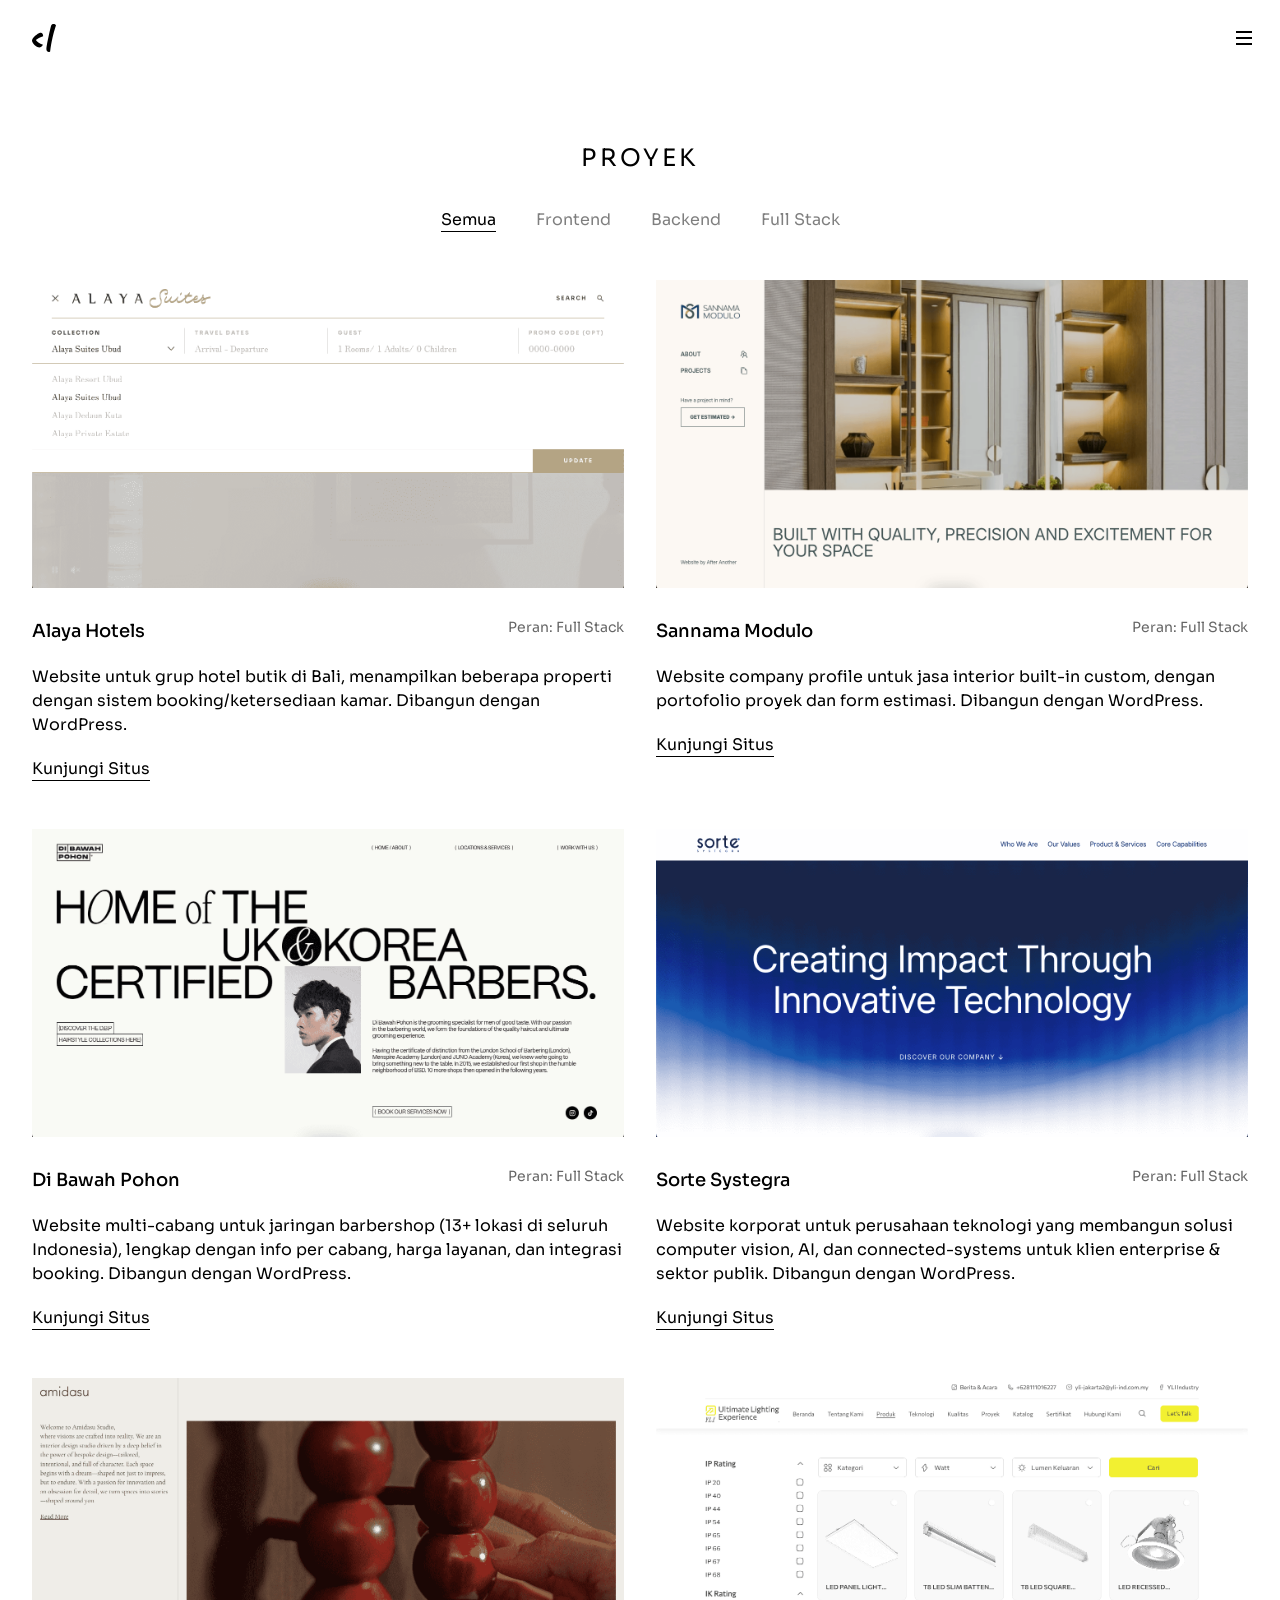
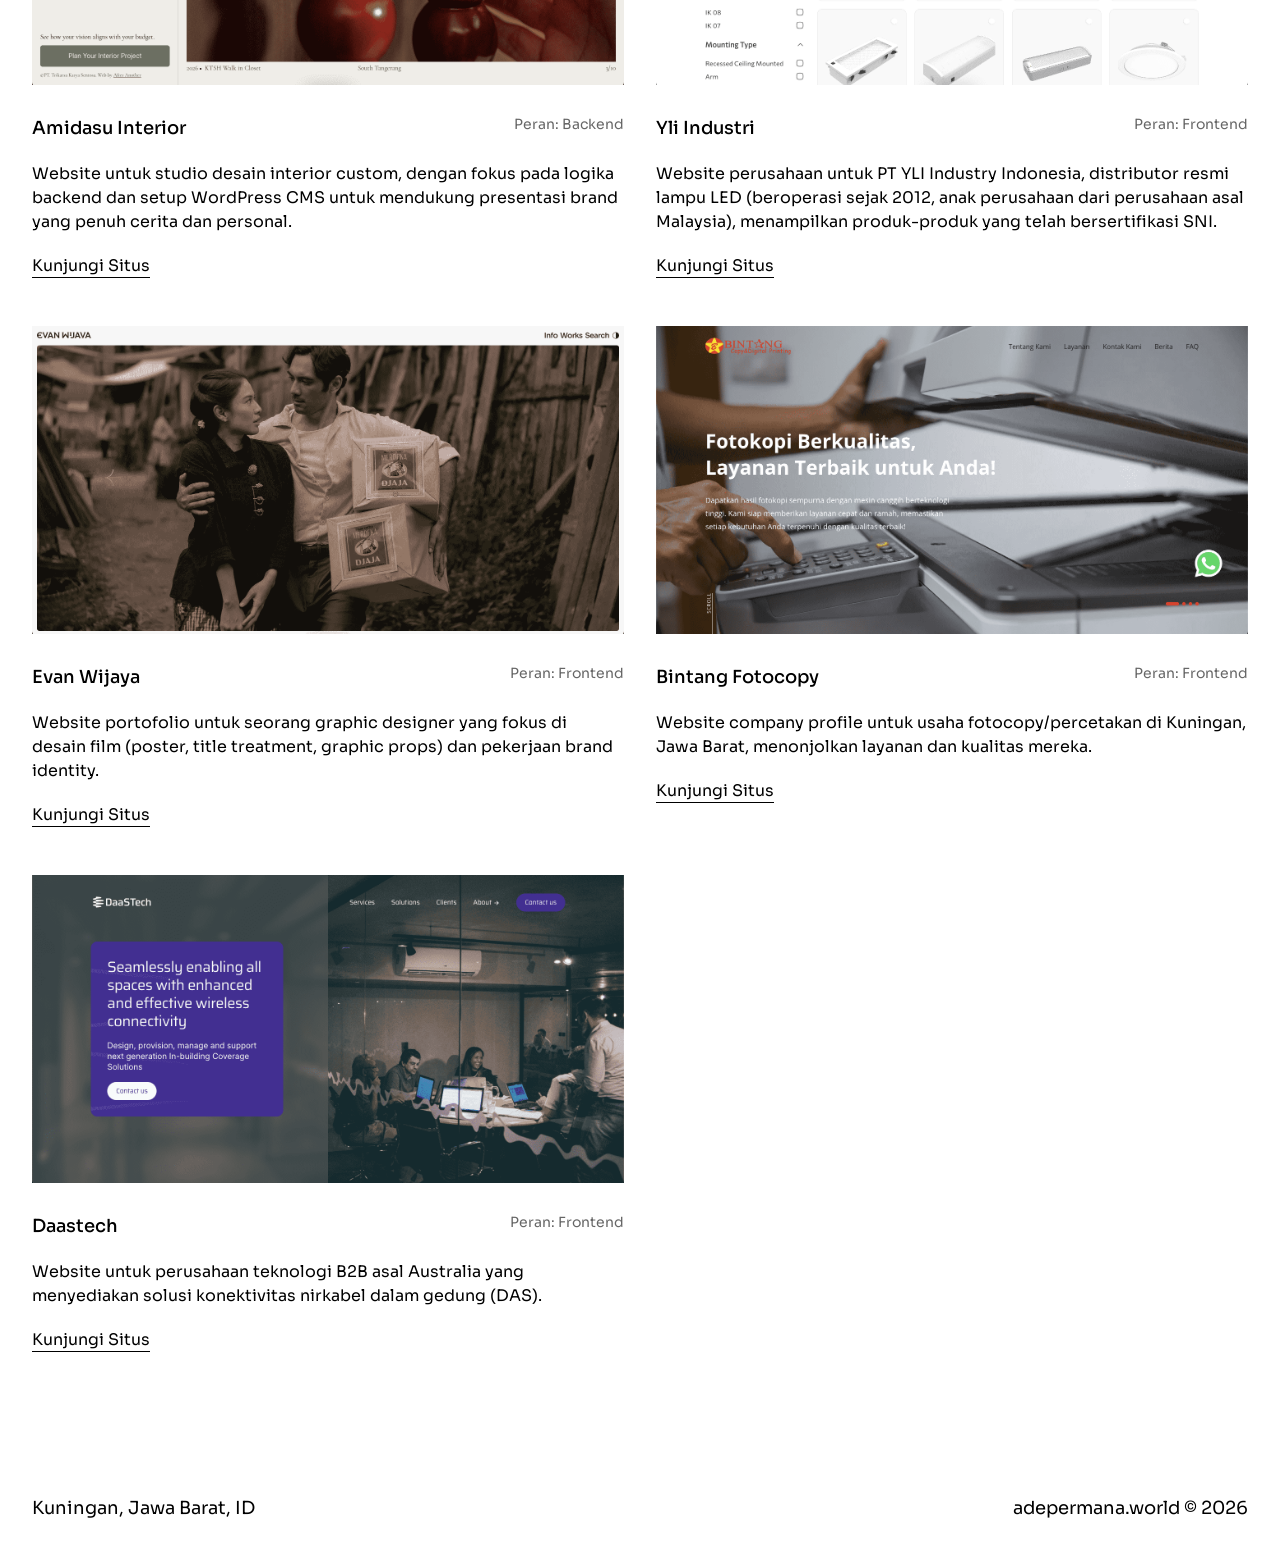
<file: id/projects/index.html>
<!doctype html>
<html lang="en">
  <head>
    <!-- Google Tag Manager -->
    <script>
      (function (w, d, s, l, i) {
        w[l] = w[l] || [];
        w[l].push({ "gtm.start": new Date().getTime(), event: "gtm.js" });
        var f = d.getElementsByTagName(s)[0],
          j = d.createElement(s),
          dl = l != "dataLayer" ? "&l=" + l : "";
        j.async = true;
        j.src = "https://www.googletagmanager.com/gtm.js?id=" + i + dl;
        f.parentNode.insertBefore(j, f);
      })(window, document, "script", "dataLayer", "GTM-W8NBTWGH");
    </script>
    <!-- End Google Tag Manager -->

    <meta charset="utf-8" />
    <meta http-equiv="X-UA-Compatible" content="IE=9" />
    <meta http-equiv="Content-Type" content="text/html; charset=utf-8" />
    <meta name="viewport" content="width=device-width, initial-scale=1, minimal-ui" />

    <!-- primary information-->
    <title>Proyek - Ade Permana</title>
    <meta name="description" content="Projects - Ade Permana" />
    <meta name="keywords" content="Projects, Ade Permana" />

    <!-- ie fix for html5 tags-->
    <!--[if lt IE 9]><script src="http://html5shiv.googlecode.com/svn/trunk/html5.js"></script><![endif]-->

    <!-- author-->
    <meta name="author" content="Obor Logica" />
    <meta name="copyright" content="2026 Obor Logica. All Right Reserved" />

    <!-- user agent crawler-->
    <meta name="robots" content="index, follow" />
    <meta name="googlebot" content="index, follow" />
    <meta name="googlebot-news" content="index, follow" />
    <meta name="msnbot" content="index, follow" />
    <meta name="webcrawlers" content="index, follow" />
    <meta name="spiders" content="index, follow" />

    <!-- canonical-->
    <link rel="canonical" href="https://www.adepermana.world" />

    <!-- og (google, facebook, linkedin, slack, discord, etc)-->
    <meta property="og:locale" content="en_US" />
    <meta property="og:type" content="website" />
    <meta property="og:title" content="Projects - Ade Permana" />
    <meta property="og:description" content="Projects - Ade Permana" />
    <meta property="og:url" content="https://www.adepermana.world" />
    <meta property="og:site_name" content="adepermana.world" />
    <meta property="og:image" content="https://www.adepermana.world/assets/img/default/og:default.jpg" />
    <meta property="og:image:type" content="image/jpeg" />

    <!-- twitter card-->
    <meta name="twitter:card" content="summary_large_image" />
    <meta name="twitter:title" content="Projects - Ade Permana" />
    <meta name="twitter:description" content="Projects - Ade Permana" />
    <meta name="twitter:site" content="@adepermana.world" />
    <meta name="twitter:site:id" content="@adepermana.world" />
    <meta name="twitter:domain" content="adepermana.world" />
    <meta name="twitter:url" content="https://www.adepermana.world" />
    <meta name="twitter:image:src" content="https://www.adepermana.world/assets/img/default/twitter-card.jpg" />
    <meta name="twitter:creator" content="@adepermana.world" />

    <!-- ============ icon ============-->
    <!-- web favicon-->
    <link rel="shortcut icon" href="../../assets/img/homescreen/favicon.ico" />

    <!-- android add to home screen-->
    <link rel="manifest" href="../../assets/js/data/manifest.json" />
    <meta name="application-name" content="Ade Permana" />
    <meta name="mobile-web-app-capable" content="yes" />
    <meta name="theme-color" content="#fff" />
    <link rel="icon" type="image/png" sizes="16x16" href="../../assets/img/homescreen/favicon-16x16.png" />
    <link rel="icon" type="image/png" sizes="32x32" href="../../assets/img/homescreen/favicon-32x32.png" />
    <link rel="icon" type="image/png" sizes="96x96" href="../../assets/img/homescreen/favicon-96x96.png" />
    <link rel="icon" type="image/png" sizes="144x144" href="../../assets/img/homescreen/android-icon-144x144.png" />
    <link rel="icon" type="image/png" sizes="192x192" href="../../assets/img/homescreen/android-icon-192x192.png" />

    <!-- windows microsoft-->
    <meta name="msapplication-TileColor" content="#fff" />
    <meta name="msapplication-TileImage" content="../../assets/img/homescreen/ms-icon-144x144.png" />

    <!-- apple add to home screen-->
    <meta name="apple-mobile-web-app-title" content="Ade Permana" />
    <meta name="apple-mobile-web-app-capable" content="yes" />
    <meta name="apple-mobile-web-app-status-bar-style" content="#fff" />
    <link rel="apple-touch-icon" href="../../assets/img/homescreen/apple-icon.png" />
    <link rel="apple-touch-icon" sizes="57x57" href="../../assets/img/homescreen/apple-icon-57x57.png" />
    <link rel="apple-touch-icon" sizes="60x60" href="../../assets/img/homescreen/apple-icon-60x60.png" />
    <link rel="apple-touch-icon" sizes="72x72" href="../../assets/img/homescreen/apple-icon-72x72.png" />
    <link rel="apple-touch-icon" sizes="76x76" href="../../assets/img/homescreen/apple-icon-76x76.png" />
    <link rel="apple-touch-icon" sizes="114x114" href="../../assets/img/homescreen/apple-icon-114x114.png" />
    <link rel="apple-touch-icon" sizes="120x120" href="../../assets/img/homescreen/apple-icon-120x120.png" />
    <link rel="apple-touch-icon" sizes="144x144" href="../../assets/img/homescreen/apple-icon-144x144.png" />
    <link rel="apple-touch-icon" sizes="152x152" href="../../assets/img/homescreen/apple-icon-152x152.png" />
    <link rel="apple-touch-icon" sizes="180x180" href="../../assets/img/homescreen/apple-icon-180x180.png" />
    <link rel="apple-touch-startup-image" href="../../assets/img/homescreen/apple-icon.png" />

    <!-- style-->
    <link rel="stylesheet" href="../../assets/css/app.min.css" />

    <script>
      if (localStorage.getItem("current-theme") === "dark") {
        document.documentElement.classList.add("theme-dark");
      }
    </script>
  </head>

  <body class="hold-transition projects lang-id">
    <!-- Google Tag Manager (noscript) -->
    <noscript><iframe src="https://www.googletagmanager.com/ns.html?id=GTM-W8NBTWGH" height="0" width="0" style="display: none; visibility: hidden"></iframe></noscript>
    <!-- End Google Tag Manager (noscript) -->
    <!--header-->

    <!--header-->
    <header class="header">
      <div class="header__front">
        <a class="header__logo" href="/"><img src="../../assets/img/logo/adepermanaworld.svg" alt="Ade Permana" /><img src="../../assets/img/logo/adepermanaworld-white.svg" alt="Ade Permana" /></a>
        <div class="header__frame">
          <!--burger-menu-->
          <button class="burger-menu js-burger-menu" aria-label="Toggle Menu">
            <span class="burger-menu__bar"></span>
            <span class="burger-menu__bar"></span>
            <span class="burger-menu__bar"></span>
          </button>
          <!--/.burger-menu-->
        </div>
      </div>
      <div class="header__menu">
        <div class="header__main">
          <div class="header__wrap">
            <div class="header__inner">
              <ul class="header__list">
                <li class="header__item">
                  <a class="header__link" href="/id/">Beranda</a>
                </li>
                <li class="header__item">
                  <a class="header__link" href="/id/projects/">Proyek</a>
                </li>
              </ul>
              <div class="header__box">
                <div class="header__body">
                  <div class="header__set">
                    <div class="header__set__lang">
                      <a href="/projects/">EN</a>
                      <span></span>
                      <a href="/id/projects/">ID</a>
                    </div>
                    <div class="header__set__theme">
                      <button class="btn js-theme-light" type="button">TERANG</button>
                      <span></span>
                      <button class="btn js-theme-dark" type="button">GELAP</button>
                    </div>
                  </div>
                </div>
                <div class="header__body">
                  <div class="header__socmed"><a href="https://www.instagram.com/adepermana.world" target="_blank">Instagram,</a><a href="https://www.linkedin.com/in/ade-permana20/" target="_blank">Linkedin</a></div>
                </div>
              </div>
            </div>
          </div>
        </div>
      </div>
    </header>
    <!--/.header-->
    <main class="main-site main-site--hide js-main-site">
      <!--projects-->
      <div class="projects projects--main">
        <div class="container">
          <h1 class="projects__ttl">Proyek</h1>
          <!--category-->
          <div class="category">
            <div class="category__inner">
              <div class="category__dropdown"><button class="category__dropdown__btn btn">Semua</button></div>
              <div class="category__panel">
                <ul class="category__list">
                  <li class="category__item" data-target="1">
                    <button class="category__btn btn">Semua</button>
                  </li>
                  <li class="category__item" data-target="2">
                    <button class="category__btn btn">Frontend</button>
                  </li>
                  <li class="category__item" data-target="3">
                    <button class="category__btn btn">Backend</button>
                  </li>
                  <li class="category__item" data-target="4">
                    <button class="category__btn btn">Full Stack</button>
                  </li>
                </ul>
              </div>
            </div>
          </div>
          <!--/.category-->
          <div class="projects__body">
            <div class="projects__panel" data-index="1">
              <div class="projects__inner">
                <div class="projects__list">
                  <div class="projects__item">
                    <div class="projects__img">
                      <img class="projects__img__el" src="../../assets/img/dummy/alayahotels.jpg" alt="Alaya Hotels" />
                    </div>
                    <div class="projects__info">
                      <div class="projects__head">
                        <p class="projects__name">Alaya Hotels<span></span></p>
                        <p class="projects__role">Peran: Full Stack</p>
                      </div>
                      <div class="projects__meta">
                        <p class="projects__role">Peran: Full Stack</p>
                      </div>
                    </div>
                    <div class="projects__wrap">
                      <div class="projects__box">
                        <div class="projects__img">
                          <img class="projects__img__el" src="../../assets/img/dummy/alayahotels.jpg" alt="Alaya Hotels" />
                        </div>
                        <div class="projects__txt">
                          <div class="projects__desc">
                            <p>Website untuk grup hotel butik di Bali, menampilkan beberapa properti dengan sistem booking/ketersediaan kamar. Dibangun dengan WordPress.</p>
                          </div>
                          <button class="projects__more js-more btn">Baca Selengkapnya</button>
                        </div>
                        <div class="projects__action">
                          <a class="projects__link" href="https://alayahotels.com/" target="_blank">Kunjungi Situs</a>
                        </div>
                      </div>
                    </div>
                  </div>
                  <div class="projects__item">
                    <div class="projects__img">
                      <img class="projects__img__el" src="../../assets/img/dummy/sannamamodulo.jpg" alt="Sannama Modulo" />
                    </div>
                    <div class="projects__info">
                      <div class="projects__head">
                        <p class="projects__name">Sannama Modulo<span></span></p>
                        <p class="projects__role">Peran: Full Stack</p>
                      </div>
                      <div class="projects__meta">
                        <p class="projects__role">Peran: Full Stack</p>
                      </div>
                    </div>
                    <div class="projects__wrap">
                      <div class="projects__box">
                        <div class="projects__img">
                          <img class="projects__img__el" src="../../assets/img/dummy/sannamamodulo.jpg" alt="Sannama Modulo" />
                        </div>
                        <div class="projects__txt">
                          <div class="projects__desc">
                            <p>Website company profile untuk jasa interior built-in custom, dengan portofolio proyek dan form estimasi. Dibangun dengan WordPress.</p>
                          </div>
                          <button class="projects__more js-more btn">Baca Selengkapnya</button>
                        </div>
                        <div class="projects__action">
                          <a class="projects__link" href="https://sannamamodulo.com/" target="_blank">Kunjungi Situs</a>
                        </div>
                      </div>
                    </div>
                  </div>
                  <div class="projects__item">
                    <div class="projects__img">
                      <img class="projects__img__el" src="../../assets/img/dummy/dibawahpohon.jpg" alt="Di Bawah Pohon" />
                    </div>
                    <div class="projects__info">
                      <div class="projects__head">
                        <p class="projects__name">Di Bawah Pohon<span></span></p>
                        <p class="projects__role">Peran: Full Stack</p>
                      </div>
                      <div class="projects__meta">
                        <p class="projects__role">Peran: Full Stack</p>
                      </div>
                    </div>
                    <div class="projects__wrap">
                      <div class="projects__box">
                        <div class="projects__img">
                          <img class="projects__img__el" src="../../assets/img/dummy/dibawahpohon.jpg" alt="Di Bawah Pohon" />
                        </div>
                        <div class="projects__txt">
                          <div class="projects__desc">
                            <p>Website multi-cabang untuk jaringan barbershop (13+ lokasi di seluruh Indonesia), lengkap dengan info per cabang, harga layanan, dan integrasi booking. Dibangun dengan WordPress.</p>
                          </div>
                          <button class="projects__more js-more btn">Baca Selengkapnya</button>
                        </div>
                        <div class="projects__action">
                          <a class="projects__link" href="https://dibawahpohon.id/" target="_blank">Kunjungi Situs</a>
                        </div>
                      </div>
                    </div>
                  </div>
                  <div class="projects__item">
                    <div class="projects__img">
                      <img class="projects__img__el" src="../../assets/img/dummy/sortesystegra.jpg" alt="Sorte Systegra" />
                    </div>
                    <div class="projects__info">
                      <div class="projects__head">
                        <p class="projects__name">Sorte Systegra<span></span></p>
                        <p class="projects__role">Peran: Full Stack</p>
                      </div>
                      <div class="projects__meta">
                        <p class="projects__role">Peran: Full Stack</p>
                      </div>
                    </div>
                    <div class="projects__wrap">
                      <div class="projects__box">
                        <div class="projects__img">
                          <img class="projects__img__el" src="../../assets/img/dummy/sortesystegra.jpg" alt="Sorte Systegra" />
                        </div>
                        <div class="projects__txt">
                          <div class="projects__desc">
                            <p>Website korporat untuk perusahaan teknologi yang membangun solusi computer vision, AI, dan connected-systems untuk klien enterprise & sektor publik. Dibangun dengan WordPress.</p>
                          </div>
                          <button class="projects__more js-more btn">Baca Selengkapnya</button>
                        </div>
                        <div class="projects__action">
                          <a class="projects__link" href="https://sortesystegra.com/" target="_blank">Kunjungi Situs</a>
                        </div>
                      </div>
                    </div>
                  </div>
                  <div class="projects__item">
                    <div class="projects__img">
                      <img class="projects__img__el" src="../../assets/img/dummy/amidasuinterior.jpg" alt="Amidasu Interior" />
                    </div>
                    <div class="projects__info">
                      <div class="projects__head">
                        <p class="projects__name">Amidasu Interior<span></span></p>
                        <p class="projects__role">Peran: Backend</p>
                      </div>
                      <div class="projects__meta">
                        <p class="projects__role">Peran: Backend</p>
                      </div>
                    </div>
                    <div class="projects__wrap">
                      <div class="projects__box">
                        <div class="projects__img">
                          <img class="projects__img__el" src="../../assets/img/dummy/amidasuinterior.jpg" alt="Amidasu Interior" />
                        </div>
                        <div class="projects__txt">
                          <div class="projects__desc">
                            <p>Website untuk studio desain interior custom, dengan fokus pada logika backend dan setup WordPress CMS untuk mendukung presentasi brand yang penuh cerita dan personal.</p>
                          </div>
                          <button class="projects__more js-more btn">Baca Selengkapnya</button>
                        </div>
                        <div class="projects__action">
                          <a class="projects__link" href="https://amidasuinterior.com/" target="_blank">Kunjungi Situs</a>
                        </div>
                      </div>
                    </div>
                  </div>
                  <div class="projects__item">
                    <div class="projects__img">
                      <img class="projects__img__el" src="../../assets/img/dummy/yli-ind.jpg" alt="Yli Industri" />
                    </div>
                    <div class="projects__info">
                      <div class="projects__head">
                        <p class="projects__name">Yli Industri<span></span></p>
                        <p class="projects__role">Peran: Frontend</p>
                      </div>
                      <div class="projects__meta">
                        <p class="projects__role">Peran: Frontend</p>
                      </div>
                    </div>
                    <div class="projects__wrap">
                      <div class="projects__box">
                        <div class="projects__img">
                          <img class="projects__img__el" src="../../assets/img/dummy/yli-ind.jpg" alt="Yli Industri" />
                        </div>
                        <div class="projects__txt">
                          <div class="projects__desc">
                            <p>Website perusahaan untuk PT YLI Industry Indonesia, distributor resmi lampu LED (beroperasi sejak 2012, anak perusahaan dari perusahaan asal Malaysia), menampilkan produk-produk yang telah bersertifikasi SNI.</p>
                          </div>
                          <button class="projects__more js-more btn">Baca Selengkapnya</button>
                        </div>
                        <div class="projects__action">
                          <a class="projects__link" href="https://yli-ind.co.id/" target="_blank">Kunjungi Situs</a>
                        </div>
                      </div>
                    </div>
                  </div>
                  <div class="projects__item">
                    <div class="projects__img">
                      <img class="projects__img__el" src="../../assets/img/dummy/evanwijaya.jpg" alt="Evan Wijaya" />
                    </div>
                    <div class="projects__info">
                      <div class="projects__head">
                        <p class="projects__name">Evan Wijaya<span></span></p>
                        <p class="projects__role">Peran: Frontend</p>
                      </div>
                      <div class="projects__meta">
                        <p class="projects__role">Peran: Frontend</p>
                      </div>
                    </div>
                    <div class="projects__wrap">
                      <div class="projects__box">
                        <div class="projects__img">
                          <img class="projects__img__el" src="../../assets/img/dummy/evanwijaya.jpg" alt="Evan Wijaya" />
                        </div>
                        <div class="projects__txt">
                          <div class="projects__desc">
                            <p>Website portofolio untuk seorang graphic designer yang fokus di desain film (poster, title treatment, graphic props) dan pekerjaan brand identity.</p>
                          </div>
                          <button class="projects__more js-more btn">Baca Selengkapnya</button>
                        </div>
                        <div class="projects__action">
                          <a class="projects__link" href="https://evanwijaya.com/" target="_blank">Kunjungi Situs</a>
                        </div>
                      </div>
                    </div>
                  </div>
                  <div class="projects__item">
                    <div class="projects__img">
                      <img class="projects__img__el" src="../../assets/img/dummy/bintang-fotocopy.jpg" alt="Bintang Fotocopy" />
                    </div>
                    <div class="projects__info">
                      <div class="projects__head">
                        <p class="projects__name">Bintang Fotocopy<span></span></p>
                        <p class="projects__role">Peran: Frontend</p>
                      </div>
                      <div class="projects__meta">
                        <p class="projects__role">Peran: Frontend</p>
                      </div>
                    </div>
                    <div class="projects__wrap">
                      <div class="projects__box">
                        <div class="projects__img">
                          <img class="projects__img__el" src="../../assets/img/dummy/bintang-fotocopy.jpg" alt="Bintang Fotocopy" />
                        </div>
                        <div class="projects__txt">
                          <div class="projects__desc">
                            <p>Website company profile untuk usaha fotocopy/percetakan di Kuningan, Jawa Barat, menonjolkan layanan dan kualitas mereka.</p>
                          </div>
                          <button class="projects__more js-more btn">Baca Selengkapnya</button>
                        </div>
                        <div class="projects__action">
                          <a class="projects__link" href="https://bintang-fotocopy.com/" target="_blank">Kunjungi Situs</a>
                        </div>
                      </div>
                    </div>
                  </div>
                  <div class="projects__item">
                    <div class="projects__img">
                      <img class="projects__img__el" src="../../assets/img/dummy/daastech.jpg" alt="Daastech" />
                    </div>
                    <div class="projects__info">
                      <div class="projects__head">
                        <p class="projects__name">Daastech<span></span></p>
                        <p class="projects__role">Peran: Frontend</p>
                      </div>
                      <div class="projects__meta">
                        <p class="projects__role">Peran: Frontend</p>
                      </div>
                    </div>
                    <div class="projects__wrap">
                      <div class="projects__box">
                        <div class="projects__img">
                          <img class="projects__img__el" src="../../assets/img/dummy/daastech.jpg" alt="Daastech" />
                        </div>
                        <div class="projects__txt">
                          <div class="projects__desc">
                            <p>Website untuk perusahaan teknologi B2B asal Australia yang menyediakan solusi konektivitas nirkabel dalam gedung (DAS).</p>
                          </div>
                          <button class="projects__more js-more btn">Baca Selengkapnya</button>
                        </div>
                        <div class="projects__action">
                          <a class="projects__link" href="https://daastech.net.au/" target="_blank">Kunjungi Situs</a>
                        </div>
                      </div>
                    </div>
                  </div>
                </div>
              </div>
            </div>
            <div class="projects__panel" data-index="2">
              <div class="projects__inner">
                <div class="projects__list">
                  <div class="projects__item">
                    <div class="projects__img">
                      <img class="projects__img__el" src="../../assets/img/dummy/yli-ind.jpg" alt="Yli Industri" />
                    </div>
                    <div class="projects__info">
                      <div class="projects__head">
                        <p class="projects__name">Yli Industri<span></span></p>
                        <p class="projects__role">Peran: Frontend</p>
                      </div>
                      <div class="projects__meta">
                        <p class="projects__role">Peran: Frontend</p>
                      </div>
                    </div>
                    <div class="projects__wrap">
                      <div class="projects__box">
                        <div class="projects__img">
                          <img class="projects__img__el" src="../../assets/img/dummy/yli-ind.jpg" alt="Yli Industri" />
                        </div>
                        <div class="projects__txt">
                          <div class="projects__desc">
                            <p>Website perusahaan untuk PT YLI Industry Indonesia, distributor resmi lampu LED (beroperasi sejak 2012, anak perusahaan dari perusahaan asal Malaysia), menampilkan produk-produk yang telah bersertifikasi SNI.</p>
                          </div>
                          <button class="projects__more js-more btn">Baca Selengkapnya</button>
                        </div>
                        <div class="projects__action">
                          <a class="projects__link" href="https://yli-ind.co.id/" target="_blank">Kunjungi Situs</a>
                        </div>
                      </div>
                    </div>
                  </div>
                  <div class="projects__item">
                    <div class="projects__img">
                      <img class="projects__img__el" src="../../assets/img/dummy/evanwijaya.jpg" alt="Evan Wijaya" />
                    </div>
                    <div class="projects__info">
                      <div class="projects__head">
                        <p class="projects__name">Evan Wijaya<span></span></p>
                        <p class="projects__role">Peran: Frontend</p>
                      </div>
                      <div class="projects__meta">
                        <p class="projects__role">Peran: Frontend</p>
                      </div>
                    </div>
                    <div class="projects__wrap">
                      <div class="projects__box">
                        <div class="projects__img">
                          <img class="projects__img__el" src="../../assets/img/dummy/evanwijaya.jpg" alt="Evan Wijaya" />
                        </div>
                        <div class="projects__txt">
                          <div class="projects__desc">
                            <p>Website portofolio untuk seorang graphic designer yang fokus di desain film (poster, title treatment, graphic props) dan pekerjaan brand identity.</p>
                          </div>
                          <button class="projects__more js-more btn">Baca Selengkapnya</button>
                        </div>
                        <div class="projects__action">
                          <a class="projects__link" href="https://evanwijaya.com/" target="_blank">Kunjungi Situs</a>
                        </div>
                      </div>
                    </div>
                  </div>
                  <div class="projects__item">
                    <div class="projects__img">
                      <img class="projects__img__el" src="../../assets/img/dummy/bintang-fotocopy.jpg" alt="Bintang Fotocopy" />
                    </div>
                    <div class="projects__info">
                      <div class="projects__head">
                        <p class="projects__name">Bintang Fotocopy<span></span></p>
                        <p class="projects__role">Peran: Frontend</p>
                      </div>
                      <div class="projects__meta">
                        <p class="projects__role">Peran: Frontend</p>
                      </div>
                    </div>
                    <div class="projects__wrap">
                      <div class="projects__box">
                        <div class="projects__img">
                          <img class="projects__img__el" src="../../assets/img/dummy/bintang-fotocopy.jpg" alt="Bintang Fotocopy" />
                        </div>
                        <div class="projects__txt">
                          <div class="projects__desc">
                            <p>Website company profile untuk usaha fotocopy/percetakan di Kuningan, Jawa Barat, menonjolkan layanan dan kualitas mereka.</p>
                          </div>
                          <button class="projects__more js-more btn">Baca Selengkapnya</button>
                        </div>
                        <div class="projects__action">
                          <a class="projects__link" href="https://bintang-fotocopy.com/" target="_blank">Kunjungi Situs</a>
                        </div>
                      </div>
                    </div>
                  </div>
                  <div class="projects__item">
                    <div class="projects__img">
                      <img class="projects__img__el" src="../../assets/img/dummy/daastech.jpg" alt="Daastech" />
                    </div>
                    <div class="projects__info">
                      <div class="projects__head">
                        <p class="projects__name">Daastech<span></span></p>
                        <p class="projects__role">Peran: Frontend</p>
                      </div>
                      <div class="projects__meta">
                        <p class="projects__role">Peran: Frontend</p>
                      </div>
                    </div>
                    <div class="projects__wrap">
                      <div class="projects__box">
                        <div class="projects__img">
                          <img class="projects__img__el" src="../../assets/img/dummy/daastech.jpg" alt="Daastech" />
                        </div>
                        <div class="projects__txt">
                          <div class="projects__desc">
                            <p>Website untuk perusahaan teknologi B2B asal Australia yang menyediakan solusi konektivitas nirkabel dalam gedung (DAS).</p>
                          </div>
                          <button class="projects__more js-more btn">Baca Selengkapnya</button>
                        </div>
                        <div class="projects__action">
                          <a class="projects__link" href="https://daastech.net.au/" target="_blank">Kunjungi Situs</a>
                        </div>
                      </div>
                    </div>
                  </div>
                </div>
              </div>
            </div>
            <div class="projects__panel" data-index="3">
              <div class="projects__inner">
                <div class="projects__list">
                  <div class="projects__item">
                    <div class="projects__img">
                      <img class="projects__img__el" src="../../assets/img/dummy/amidasuinterior.jpg" alt="Amidasu Interior" />
                    </div>
                    <div class="projects__info">
                      <div class="projects__head">
                        <p class="projects__name">Amidasu Interior<span></span></p>
                        <p class="projects__role">Peran: Backend</p>
                      </div>
                      <div class="projects__meta">
                        <p class="projects__role">Peran: Backend</p>
                      </div>
                    </div>
                    <div class="projects__wrap">
                      <div class="projects__box">
                        <div class="projects__img">
                          <img class="projects__img__el" src="../../assets/img/dummy/amidasuinterior.jpg" alt="Amidasu Interior" />
                        </div>
                        <div class="projects__txt">
                          <div class="projects__desc">
                            <p>Website untuk studio desain interior custom, dengan fokus pada logika backend dan setup WordPress CMS untuk mendukung presentasi brand yang penuh cerita dan personal.</p>
                          </div>
                          <button class="projects__more js-more btn">Baca Selengkapnya</button>
                        </div>
                        <div class="projects__action">
                          <a class="projects__link" href="https://amidasuinterior.com/" target="_blank">Kunjungi Situs</a>
                        </div>
                      </div>
                    </div>
                  </div>
                </div>
              </div>
            </div>
            <div class="projects__panel" data-index="4">
              <div class="projects__inner">
                <div class="projects__list">
                  <div class="projects__item">
                    <div class="projects__img">
                      <img class="projects__img__el" src="../../assets/img/dummy/alayahotels.jpg" alt="Alaya Hotels" />
                    </div>
                    <div class="projects__info">
                      <div class="projects__head">
                        <p class="projects__name">Alaya Hotels<span></span></p>
                        <p class="projects__role">Peran: Full Stack</p>
                      </div>
                      <div class="projects__meta">
                        <p class="projects__role">Peran: Full Stack</p>
                      </div>
                    </div>
                    <div class="projects__wrap">
                      <div class="projects__box">
                        <div class="projects__img">
                          <img class="projects__img__el" src="../../assets/img/dummy/alayahotels.jpg" alt="Alaya Hotels" />
                        </div>
                        <div class="projects__txt">
                          <div class="projects__desc">
                            <p>Website untuk grup hotel butik di Bali, menampilkan beberapa properti dengan sistem booking/ketersediaan kamar. Dibangun dengan WordPress.</p>
                          </div>
                          <button class="projects__more js-more btn">Baca Selengkapnya</button>
                        </div>
                        <div class="projects__action">
                          <a class="projects__link" href="https://alayahotels.com/" target="_blank">Kunjungi Situs</a>
                        </div>
                      </div>
                    </div>
                  </div>
                  <div class="projects__item">
                    <div class="projects__img">
                      <img class="projects__img__el" src="../../assets/img/dummy/sannamamodulo.jpg" alt="Sannama Modulo" />
                    </div>
                    <div class="projects__info">
                      <div class="projects__head">
                        <p class="projects__name">Sannama Modulo<span></span></p>
                        <p class="projects__role">Peran: Full Stack</p>
                      </div>
                      <div class="projects__meta">
                        <p class="projects__role">Peran: Full Stack</p>
                      </div>
                    </div>
                    <div class="projects__wrap">
                      <div class="projects__box">
                        <div class="projects__img">
                          <img class="projects__img__el" src="../../assets/img/dummy/sannamamodulo.jpg" alt="Sannama Modulo" />
                        </div>
                        <div class="projects__txt">
                          <div class="projects__desc">
                            <p>Website company profile untuk jasa interior built-in custom, dengan portofolio proyek dan form estimasi. Dibangun dengan WordPress.</p>
                          </div>
                          <button class="projects__more js-more btn">Baca Selengkapnya</button>
                        </div>
                        <div class="projects__action">
                          <a class="projects__link" href="https://sannamamodulo.com/" target="_blank">Kunjungi Situs</a>
                        </div>
                      </div>
                    </div>
                  </div>
                  <div class="projects__item">
                    <div class="projects__img">
                      <img class="projects__img__el" src="../../assets/img/dummy/dibawahpohon.jpg" alt="Di Bawah Pohon" />
                    </div>
                    <div class="projects__info">
                      <div class="projects__head">
                        <p class="projects__name">Di Bawah Pohon<span></span></p>
                        <p class="projects__role">Peran: Full Stack</p>
                      </div>
                      <div class="projects__meta">
                        <p class="projects__role">Peran: Full Stack</p>
                      </div>
                    </div>
                    <div class="projects__wrap">
                      <div class="projects__box">
                        <div class="projects__img">
                          <img class="projects__img__el" src="../../assets/img/dummy/dibawahpohon.jpg" alt="Di Bawah Pohon" />
                        </div>
                        <div class="projects__txt">
                          <div class="projects__desc">
                            <p>Website multi-cabang untuk jaringan barbershop (13+ lokasi di seluruh Indonesia), lengkap dengan info per cabang, harga layanan, dan integrasi booking. Dibangun dengan WordPress.</p>
                          </div>
                          <button class="projects__more js-more btn">Baca Selengkapnya</button>
                        </div>
                        <div class="projects__action">
                          <a class="projects__link" href="https://dibawahpohon.id/" target="_blank">Kunjungi Situs</a>
                        </div>
                      </div>
                    </div>
                  </div>
                  <div class="projects__item">
                    <div class="projects__img">
                      <img class="projects__img__el" src="../../assets/img/dummy/sortesystegra.jpg" alt="Sorte Systegra" />
                    </div>
                    <div class="projects__info">
                      <div class="projects__head">
                        <p class="projects__name">Sorte Systegra<span></span></p>
                        <p class="projects__role">Peran: Full Stack</p>
                      </div>
                      <div class="projects__meta">
                        <p class="projects__role">Peran: Full Stack</p>
                      </div>
                    </div>
                    <div class="projects__wrap">
                      <div class="projects__box">
                        <div class="projects__img">
                          <img class="projects__img__el" src="../../assets/img/dummy/sortesystegra.jpg" alt="Sorte Systegra" />
                        </div>
                        <div class="projects__txt">
                          <div class="projects__desc">
                            <p>Website korporat untuk perusahaan teknologi yang membangun solusi computer vision, AI, dan connected-systems untuk klien enterprise & sektor publik. Dibangun dengan WordPress.</p>
                          </div>
                          <button class="projects__more js-more btn">Baca Selengkapnya</button>
                        </div>
                        <div class="projects__action">
                          <a class="projects__link" href="https://sortesystegra.com/" target="_blank">Kunjungi Situs</a>
                        </div>
                      </div>
                    </div>
                  </div>
                </div>
              </div>
            </div>
          </div>
        </div>
      </div>
      <!--/.projects-->
    </main>
    <!--footer-->
    <footer class="footer">
      <div class="footer__inner">
        <p class="footer__location">Kuningan, Jawa Barat, ID</p>
        <p class="footer__copyright">
          <a href="/">adepermana.world</a>
          &copy; 2026
        </p>
      </div>
    </footer>
    <!--/.footer-->

    <!-- schema organization-->
    <script type="application/ld+json">
      {
        "@context": "http://schema.org",
        "@id": "https://www.adepermana.world#organization",
        "@type": "Organization",
        "name": "Ade Permana",
        "url": "https://www.adepermana.world",
        "logo": "https://www.adepermana.world/assets/img/logo/adepermanaworld.svg",
        "sameAs": ["https://www.youtube.com/adepermana.world", "https://www.facebook.com/adepermana.world", "https://www.instagram.com/adepermana.world", "https://twitter.com/adepermana.world"]
      }
    </script>

    <!-- schema website-->
    <script type="application/ld+json">
      {
        "@context": "http://schema.org",
        "@id": "https://www.adepermana.world#website",
        "@type": "WebSite",
        "url": "https://www.adepermana.world",
        "name": "Ade Permana"
      }
    </script>

    <!-- schema webpage-->
    <script type="application/ld+json">
      {
        "@context": "http://schema.org",
        "@id": "https://www.adepermana.world#webpage",
        "@type": "WebPage",
        "url": "https://www.adepermana.world",
        "name": "Ade Permana"
      }
    </script>

    <!-- script-->
    <script src="../../assets/js/vendor.min.js"></script>
    <script src="../../assets/js/app.min.js"></script>
  </body>
</html>
</file>
<file: assets/css/app.min.css>
@charset "UTF-8";html{line-height:1.15;-webkit-text-size-adjust:100%}body{margin:0}main{display:block}h1{font-size:2em;margin:.67em 0}hr{-webkit-box-sizing:content-box;-moz-box-sizing:content-box;box-sizing:content-box;height:0;overflow:visible}pre{font-family:monospace,monospace;font-size:1em}a{background-color:transparent}abbr[title]{border-bottom:none;text-decoration:underline;-webkit-text-decoration:underline dotted;text-decoration:underline dotted}b,strong{font-weight:bolder}code,kbd,samp{font-family:monospace,monospace;font-size:1em}small{font-size:80%}sub,sup{font-size:75%;line-height:0;position:relative;vertical-align:baseline}sub{bottom:-.25em}sup{top:-.5em}img{border-style:none}button,input,optgroup,select,textarea{font-family:inherit;font-size:100%;line-height:1.15;margin:0}button,input{overflow:visible}button,select{text-transform:none}[type=button],[type=reset],[type=submit],button{-webkit-appearance:button}[type=button]::-moz-focus-inner,[type=reset]::-moz-focus-inner,[type=submit]::-moz-focus-inner,button::-moz-focus-inner{border-style:none;padding:0}[type=button]:-moz-focusring,[type=reset]:-moz-focusring,[type=submit]:-moz-focusring,button:-moz-focusring{outline:1px dotted ButtonText}fieldset{padding:.35em .75em .625em}legend{-webkit-box-sizing:border-box;-moz-box-sizing:border-box;box-sizing:border-box;color:inherit;display:table;max-width:100%;padding:0;white-space:normal}progress{vertical-align:baseline}textarea{overflow:auto}[type=checkbox],[type=radio]{-webkit-box-sizing:border-box;-moz-box-sizing:border-box;box-sizing:border-box;padding:0}[type=number]::-webkit-inner-spin-button,[type=number]::-webkit-outer-spin-button{height:auto}[type=search]{-webkit-appearance:textfield;outline-offset:-2px}[type=search]::-webkit-search-decoration{-webkit-appearance:none}::-webkit-file-upload-button{-webkit-appearance:button;font:inherit}details{display:block}summary{display:list-item}template{display:none}[hidden]{display:none}.owl-carousel,.owl-carousel .owl-item{-webkit-tap-highlight-color:transparent;position:relative}.owl-carousel{display:none;width:100%;z-index:1}.owl-carousel .owl-stage{position:relative;-ms-touch-action:pan-Y;touch-action:manipulation;-moz-backface-visibility:hidden}.owl-carousel .owl-stage:after{content:".";display:block;clear:both;visibility:hidden;line-height:0;height:0}.owl-carousel .owl-stage-outer{position:relative;overflow:hidden;-webkit-transform:translate3d(0,0,0)}.owl-carousel .owl-item,.owl-carousel .owl-wrapper{-webkit-backface-visibility:hidden;-moz-backface-visibility:hidden;-ms-backface-visibility:hidden;-webkit-transform:translate3d(0,0,0);-moz-transform:translate3d(0,0,0);-ms-transform:translate3d(0,0,0)}.owl-carousel .owl-item{min-height:1px;float:left;-webkit-backface-visibility:hidden;-webkit-touch-callout:none}.owl-carousel .owl-item img{display:block;width:100%}.owl-carousel .owl-dots.disabled,.owl-carousel .owl-nav.disabled{display:none}.no-js .owl-carousel,.owl-carousel.owl-loaded{display:block}.owl-carousel .owl-dot,.owl-carousel .owl-nav .owl-next,.owl-carousel .owl-nav .owl-prev{cursor:pointer;-webkit-user-select:none;-moz-user-select:none;-ms-user-select:none;user-select:none}.owl-carousel .owl-nav button.owl-next,.owl-carousel .owl-nav button.owl-prev,.owl-carousel button.owl-dot{background:0 0;color:inherit;border:none;padding:0!important;font:inherit}.owl-carousel.owl-loading{opacity:0;display:block}.owl-carousel.owl-hidden{opacity:0}.owl-carousel.owl-refresh .owl-item{visibility:hidden}.owl-carousel.owl-drag .owl-item{-ms-touch-action:pan-y;touch-action:pan-y;-webkit-user-select:none;-moz-user-select:none;-ms-user-select:none;user-select:none}.owl-carousel.owl-grab{cursor:move;cursor:-webkit-grab;cursor:-moz-grab;cursor:grab}.owl-carousel.owl-rtl{direction:rtl}.owl-carousel.owl-rtl .owl-item{float:right}.owl-carousel .animated{-webkit-animation-duration:1s;-moz-animation-duration:1s;animation-duration:1s;-webkit-animation-fill-mode:both;-moz-animation-fill-mode:both;animation-fill-mode:both}.owl-carousel .owl-animated-in{z-index:0}.owl-carousel .owl-animated-out{z-index:1}.owl-carousel .fadeOut{-webkit-animation-name:fadeOut;-moz-animation-name:fadeOut;animation-name:fadeOut}@-webkit-keyframes fadeOut{0%{opacity:1}100%{opacity:0}}@-moz-keyframes fadeOut{0%{opacity:1}100%{opacity:0}}@keyframes fadeOut{0%{opacity:1}100%{opacity:0}}.owl-height{-webkit-transition:height .5s ease-in-out;-moz-transition:height .5s ease-in-out;transition:height .5s ease-in-out}.owl-carousel .owl-item .owl-lazy{opacity:0;-webkit-transition:opacity .4s ease;-moz-transition:opacity .4s ease;transition:opacity .4s ease}.owl-carousel .owl-item .owl-lazy:not([src]),.owl-carousel .owl-item .owl-lazy[src^=""]{max-height:0}.owl-carousel .owl-item img.owl-lazy{-webkit-transform-style:preserve-3d;-moz-transform-style:preserve-3d;transform-style:preserve-3d}.owl-carousel .owl-video-wrapper{position:relative;height:100%;background:#000}.owl-carousel .owl-video-play-icon{position:absolute;height:80px;width:80px;left:50%;top:50%;margin-left:-40px;margin-top:-40px;background:url(owl.video.play.png) no-repeat;cursor:pointer;z-index:1;-webkit-backface-visibility:hidden;-webkit-transition:-webkit-transform .1s ease;transition:-webkit-transform .1s ease;-moz-transition:transform .1s ease,-moz-transform .1s ease;transition:transform .1s ease;transition:transform .1s ease,-webkit-transform .1s ease,-moz-transform .1s ease}.owl-carousel .owl-video-play-icon:hover{-ms-transform:scale(1.3,1.3);-webkit-transform:scale(1.3,1.3);-moz-transform:scale(1.3,1.3);transform:scale(1.3,1.3)}.owl-carousel .owl-video-playing .owl-video-play-icon,.owl-carousel .owl-video-playing .owl-video-tn{display:none}.owl-carousel .owl-video-tn{opacity:0;height:100%;background-position:center center;background-repeat:no-repeat;background-size:contain;-webkit-transition:opacity .4s ease;-moz-transition:opacity .4s ease;transition:opacity .4s ease}.owl-carousel .owl-video-frame{position:relative;z-index:1;height:100%;width:100%}*,::after,::before{-webkit-box-sizing:border-box;-moz-box-sizing:border-box;box-sizing:border-box;-webkit-text-stroke-width:0;-webkit-text-stroke-color:transparent}html{min-height:100%;font-size:62.5%;position:relative}body{-webkit-font-smoothing:antialiased;-moz-osx-font-smoothing:grayscale;padding:0}@-ms-viewport{width:device-width}[hidden]{display:none!important}a{font-weight:inherit;outline:0;color:inherit}a:active,a:focus,a:hover{outline:0}a img{border:none}img{max-width:100%;vertical-align:middle;border-style:none;font-size:1.2rem}svg{overflow:hidden;vertical-align:middle}hr{-webkit-box-sizing:content-box;-moz-box-sizing:content-box;box-sizing:content-box;overflow:visible}article,aside,figure,footer,header,main,nav,section{display:block}b,strong{font-weight:700}em,i{font-style:italic}u{text-decoration:underline}small{font-size:80%}sub,sup{position:relative;font-size:75%;line-height:1;vertical-align:baseline}sub{bottom:-.25em}sup{top:-.5em}h1,h2,h3,h4,h5,h6,ol,p,table,ul{margin:0 0 16px}h1,h2,h3,h4,h5,h6{line-height:1.3}ol,ul{padding-left:24px}code,kbd,pre,samp{font-family:SFMono-Regular,Menlo,Monaco,Consolas,"Liberation Mono","Courier New",monospace;font-size:1em}pre{margin-top:0;margin-bottom:1rem;overflow:auto;-ms-overflow-style:scrollbar}fieldset{min-width:0;padding:0;margin:0;border:0}button,label{-webkit-tap-highlight-color:transparent;-webkit-user-select:none;-moz-user-select:none;-ms-user-select:none;user-select:none}button,input,optgroup,select,textarea{font-family:inherit;font-size:100%;line-height:inherit;margin:0;outline:0}button,select{text-transform:none}option,select{outline:0}option:active,option:hover,select:active,select:hover{outline:0}button{cursor:pointer}input[type=number]::-webkit-inner-spin-button,input[type=number]::-webkit-outer-spin-button{-webkit-appearance:none;-moz-appearance:none;appearance:none;margin:0;height:auto}[type=search],[type=search]::-webkit-search-cancel-button,[type=search]::-webkit-search-decoration{-webkit-appearance:none}::-webkit-file-upload-button{font:inherit;-webkit-appearance:button}input[type=number]{-moz-appearance:textfield}table{border-collapse:collapse}th{text-align:inherit}@font-face{font-family:Sora;src:url(../fonts/Sora-Bold.woff) format("woff"),url(../fonts/Sora-Bold.ttf) format("truetype");font-weight:700;font-style:normal;font-display:swap}@font-face{font-family:Sora;src:url(../fonts/Sora-Medium.woff) format("woff"),url(../fonts/Sora-Medium.ttf) format("truetype");font-weight:500;font-style:normal;font-display:swap}@font-face{font-family:Sora;src:url(../fonts/Sora-Regular.woff) format("woff"),url(../fonts/Sora-Regular.ttf) format("truetype");font-weight:400;font-style:normal;font-display:swap}@font-face{font-family:Sora;src:url(../fonts/Sora-SemiBold.woff) format("woff"),url(../fonts/Sora-SemiBold.ttf) format("truetype");font-weight:600;font-style:normal;font-display:swap}@font-face{font-family:adepermana;src:url(../fonts/icons/adepermana.ttf?64y16h) format("truetype"),url(../fonts/icons/adepermana.woff?64y16h) format("woff");font-weight:400;font-style:normal;font-display:block}html{background-color:#fff;color:#000;-webkit-transition:background-color .3s ease,color .3s ease;-moz-transition:background-color .3s ease,color .3s ease;transition:background-color .3s ease,color .3s ease}html.theme-dark{background-color:#000;color:#fff}:where(html.theme-ready),:where(html.theme-ready) *,:where(html.theme-ready) ::after,:where(html.theme-ready) ::before{-webkit-transition:background-color .3s ease,color .3s ease,border-color .3s ease,fill .3s ease,stroke .3s ease;-moz-transition:background-color .3s ease,color .3s ease,border-color .3s ease,fill .3s ease,stroke .3s ease;transition:background-color .3s ease,color .3s ease,border-color .3s ease,fill .3s ease,stroke .3s ease}html.sr .load-hidden{visibility:hidden}body{font-family:Sora,sans-serif;font-weight:400;background-color:#fff;color:#000;font-size:1.6rem;line-height:1.9rem;-webkit-transition:all .3s ease;-moz-transition:all .3s ease;transition:all .3s ease}body.rm-scroll{overflow:hidden;-ms-touch-action:none;touch-action:none}body.hold-transition *,body.hold-transition ::after,body.hold-transition ::before{-webkit-transition:none!important;-moz-transition:none!important;transition:none!important}body.theme-dark{background-color:#000;color:#fff}h1{font-size:4.8rem;line-height:7.2rem;font-weight:700}h2{font-size:3.2rem;line-height:4.8rem;font-weight:700}h3{font-size:2.4rem;line-height:3.6rem;font-weight:700}h4{font-size:2rem;line-height:3rem;font-weight:700}h5{font-size:1.8rem;line-height:2.7rem;font-weight:700}h6{font-size:1.6rem;line-height:2.4rem;font-weight:700}label,li,p,td{font-size:1.6rem;line-height:1.9rem}b,strong{font-weight:700}.container{width:100%;max-width:1920px;margin-left:auto;margin-right:auto}.main-site{width:100%;padding-top:76px;padding-bottom:66px;color:#000;background-color:#fff;-webkit-transition:all .3s ease;-moz-transition:all .3s ease;transition:all .3s ease}.theme-dark .main-site{background-color:#000;color:#fff}.fi{font-family:adepermana!important;speak:never;font-style:normal;font-weight:400;font-variant:normal;text-transform:none;line-height:1;-webkit-font-smoothing:antialiased;-moz-osx-font-smoothing:grayscale}.fi-chevron-top-small:before{content:""}.fi-chevron-right-small:before{content:""}.fi-chevron-left-small:before{content:""}.fi-chevron-bottom-small:before{content:""}.fi-unmute:before{content:""}.fi-play:before{content:""}.fi-pause:before{content:""}.fi-mute:before{content:""}.fi-chevron-up:before{content:""}.fi-chevron-right:before{content:""}.fi-chevron-left:before{content:""}.fi-chevron-down:before{content:""}.fi-arrow-right:before{content:""}.btn{padding:0;margin:0;border:0;outline:0;background:0 0}.burger-menu{position:relative;z-index:2;right:12px;display:inline-block;vertical-align:middle;width:48px;height:48px;background-color:transparent;border:0;outline:0;padding:12px;-webkit-tap-highlight-color:transparent;-webkit-user-select:none;-moz-user-select:none;-ms-user-select:none;user-select:none;user-select:none;cursor:pointer}.burger-menu__bar{width:16px;height:2px;display:block;margin:0 auto 4px;-webkit-transition:all .3s ease;-moz-transition:all .3s ease;transition:all .3s ease;background-color:#000}.show-menu .burger-menu__bar:nth-child(1){-webkit-transform:rotate(-315.5deg) scaleX(1.12);-moz-transform:rotate(-315.5deg) scaleX(1.12);-ms-transform:rotate(-315.5deg) scaleX(1.12);transform:rotate(-315.5deg) scaleX(1.12);-webkit-transform-origin:top left;-moz-transform-origin:top left;-ms-transform-origin:top left;transform-origin:top left}.show-menu .burger-menu__bar:nth-child(2){opacity:0}.show-book-now .burger-menu__bar:nth-child(2){opacity:0}.show-menu .burger-menu__bar:nth-child(3){-webkit-transform:rotate(-44.5deg) scaleX(1.12);-moz-transform:rotate(-44.5deg) scaleX(1.12);-ms-transform:rotate(-44.5deg) scaleX(1.12);transform:rotate(-44.5deg) scaleX(1.12);-webkit-transform-origin:bottom left;-moz-transform-origin:bottom left;-ms-transform-origin:bottom left;transform-origin:bottom left}.burger-menu__bar:last-child{margin-bottom:0}.theme-dark .burger-menu__bar{background-color:#fff}.category__dropdown{display:none}.category__dropdown__btn{position:relative;width:100%;padding:15px 16px;font-size:1.6rem;line-height:2.4rem;color:#fff;text-align:left;-webkit-transition:all .3s ease;-moz-transition:all .3s ease;transition:all .3s ease}.theme-dark .category__dropdown__btn{color:#000}.category__dropdown__btn::after{content:"";position:absolute;top:50%;right:16px;-webkit-transform:translateY(-50%);-moz-transform:translateY(-50%);-ms-transform:translateY(-50%);transform:translateY(-50%);font-family:adepermana!important;speak:never;font-style:normal;font-weight:400;font-variant:normal;text-transform:none;font-size:2.2rem;line-height:1;-webkit-font-smoothing:antialiased;-moz-osx-font-smoothing:grayscale;-webkit-transition:all .3s ease;-moz-transition:all .3s ease;transition:all .3s ease}.category__dropdown__btn.active::after{-webkit-transform:translateY(-50%) rotate(180deg);-moz-transform:translateY(-50%) rotate(180deg);-ms-transform:translateY(-50%) rotate(180deg);transform:translateY(-50%) rotate(180deg)}.category__list{display:-webkit-box;display:-webkit-flex;display:-moz-box;display:-ms-flexbox;display:flex;-webkit-box-pack:center;-webkit-justify-content:center;-moz-box-pack:center;-ms-flex-pack:center;justify-content:center;margin:-20px;list-style:none;padding:0;white-space:nowrap;overflow-y:hidden;overflow-x:auto;-webkit-overflow-scrolling:touch;-ms-overflow-style:none}.category__list::-webkit-scrollbar{-webkit-appearance:none;display:none;width:0}.category__item{padding:20px}.category__item--active .category__btn{opacity:1}.category__item--active .category__btn::after{-webkit-transform:scaleX(1);-moz-transform:scaleX(1);-ms-transform:scaleX(1);transform:scaleX(1);-webkit-transform-origin:left;-moz-transform-origin:left;-ms-transform-origin:left;transform-origin:left}.category__btn{position:relative;padding:0;font-size:1.6rem;line-height:2.4rem;opacity:.5;-webkit-transition:all .3s ease;-moz-transition:all .3s ease;transition:all .3s ease}.theme-dark .category__btn{color:#fff}.category__btn::after{content:"";position:absolute;bottom:0;left:0;width:100%;border-bottom:1px solid #000;-webkit-transform:scaleX(0);-moz-transform:scaleX(0);-ms-transform:scaleX(0);transform:scaleX(0);-webkit-transform-origin:right;-moz-transform-origin:right;-ms-transform-origin:right;transform-origin:right;-webkit-transition:border-color .3s ease,-webkit-transform .3s ease;transition:border-color .3s ease,-webkit-transform .3s ease;-moz-transition:transform .3s ease,border-color .3s ease,-moz-transform .3s ease;transition:transform .3s ease,border-color .3s ease;transition:transform .3s ease,border-color .3s ease,-webkit-transform .3s ease,-moz-transform .3s ease}.theme-dark .category__btn::after{border-color:#fff}.category__btn:hover{opacity:1}.header{position:absolute;top:0;left:0;z-index:9;background-color:#fff;width:100%;padding:24px 0;-webkit-transition:all .3s ease;-moz-transition:all .3s ease;transition:all .3s ease}.theme-dark .header{background-color:#000;color:#fff}.header__front{padding-left:32px;position:relative}.header__logo{position:relative;display:block;width:24px;-webkit-tap-highlight-color:transparent;-webkit-user-select:none;-moz-user-select:none;-ms-user-select:none;user-select:none}.header__logo img{width:100%;display:block;object-fit:contain;-webkit-transition:all .3s ease;-moz-transition:all .3s ease;transition:all .3s ease}.theme-dark .header__logo img:first-child{opacity:0}.header__logo img:last-child{position:absolute;top:0;left:0;opacity:0}.theme-dark .header__logo img:last-child{opacity:1}.header__frame{position:absolute;top:50%;right:0;-webkit-transform:translateY(-50%);-moz-transform:translateY(-50%);-ms-transform:translateY(-50%);transform:translateY(-50%);z-index:4}.header__menu{position:fixed;top:0;right:0;width:100%;height:100%;z-index:1;display:-webkit-box;display:-webkit-flex;display:-moz-box;display:-ms-flexbox;display:flex;-webkit-box-orient:horizontal;-webkit-box-direction:reverse;-webkit-flex-direction:row-reverse;-moz-box-orient:horizontal;-moz-box-direction:reverse;-ms-flex-direction:row-reverse;flex-direction:row-reverse;visibility:hidden;-webkit-transition:all 0s ease .95s;-moz-transition:all 0s ease .95s;transition:all 0s ease .95s;cursor:pointer}.header__menu::after{content:"";position:absolute;top:0;left:0;width:100%;height:100%;background-color:rgba(0,0,0,.4);opacity:0;visibility:hidden;-webkit-transition:all .5s ease .2s;-moz-transition:all .5s ease .2s;transition:all .5s ease .2s}.show-menu .header__menu::after{opacity:1;visibility:visible;-webkit-transition:all .5s ease 0s;-moz-transition:all .5s ease 0s;transition:all .5s ease 0s}.show-menu .header__menu{visibility:visible;-webkit-transition-delay:0s;-moz-transition-delay:0s;transition-delay:0s}.header__main{position:relative;z-index:1;width:50%;height:100%;-webkit-transform:translateX(100%);-moz-transform:translateX(100%);-ms-transform:translateX(100%);transform:translateX(100%);-webkit-transition:-webkit-transform .67s cubic-bezier(.77,0,.175,1) .2s;transition:-webkit-transform .67s cubic-bezier(.77,0,.175,1) .2s;-moz-transition:transform .67s cubic-bezier(.77,0,.175,1) .2s,-moz-transform .67s cubic-bezier(.77,0,.175,1) .2s;transition:transform .67s cubic-bezier(.77,0,.175,1) .2s;transition:transform .67s cubic-bezier(.77,0,.175,1) .2s,-webkit-transform .67s cubic-bezier(.77,0,.175,1) .2s,-moz-transform .67s cubic-bezier(.77,0,.175,1) .2s;cursor:default}.show-menu .header__main{-webkit-transform:translateX(0);-moz-transform:translateX(0);-ms-transform:translateX(0);transform:translateX(0);-webkit-transition-delay:0s;-moz-transition-delay:0s;transition-delay:0s}.header__wrap{height:100%;padding:86px 32px 32px;background-color:#fff;-webkit-transition:all .3s ease;-moz-transition:all .3s ease;transition:all .3s ease;overflow-x:hidden;overflow-y:auto;-webkit-overflow-scrolling:touch;-ms-overflow-style:none;border-left:1px solid #fff}.header__wrap::-webkit-scrollbar{-webkit-appearance:none;display:none;width:0}.theme-dark .header__wrap{background-color:#000}.header__inner{display:-webkit-box;display:-webkit-flex;display:-moz-box;display:-ms-flexbox;display:flex;-webkit-flex-wrap:wrap;-ms-flex-wrap:wrap;flex-wrap:wrap;-webkit-box-orient:vertical;-webkit-box-direction:normal;-webkit-flex-direction:column;-moz-box-orient:vertical;-moz-box-direction:normal;-ms-flex-direction:column;flex-direction:column;-webkit-box-pack:justify;-webkit-justify-content:space-between;-moz-box-pack:justify;-ms-flex-pack:justify;justify-content:space-between;min-height:100%}.header__list{list-style:none;margin:0;padding:0;padding-bottom:16px}.header__item{line-height:1;margin-bottom:8px;opacity:0;visibility:hidden;-webkit-transform:translateY(8px);-moz-transform:translateY(8px);-ms-transform:translateY(8px);transform:translateY(8px);-webkit-transition:all .5s ease 0s;-moz-transition:all .5s ease 0s;transition:all .5s ease 0s}.home .header__item:first-child .header__link::after{-webkit-transform:scale(1);-moz-transform:scale(1);-ms-transform:scale(1);transform:scale(1);-webkit-transform-origin:left;-moz-transform-origin:left;-ms-transform-origin:left;transform-origin:left}.projects .header__item:nth-child(2) .header__link::after{-webkit-transform:scale(1);-moz-transform:scale(1);-ms-transform:scale(1);transform:scale(1);-webkit-transform-origin:left;-moz-transform-origin:left;-ms-transform-origin:left;transform-origin:left}.show-menu .header__item{opacity:1;visibility:visible;-webkit-transform:translateY(0);-moz-transform:translateY(0);-ms-transform:translateY(0);transform:translateY(0)}.show-menu .header__item:nth-child(1){-webkit-transition-delay:360ms;-moz-transition-delay:360ms;transition-delay:360ms}.show-menu .header__item:nth-child(2){-webkit-transition-delay:.4s;-moz-transition-delay:.4s;transition-delay:.4s}.show-menu .header__item:nth-child(3){-webkit-transition-delay:440ms;-moz-transition-delay:440ms;transition-delay:440ms}.show-menu .header__item:nth-child(4){-webkit-transition-delay:480ms;-moz-transition-delay:480ms;transition-delay:480ms}.show-menu .header__item:nth-child(5){-webkit-transition-delay:520ms;-moz-transition-delay:520ms;transition-delay:520ms}.show-menu .header__item:nth-child(6){-webkit-transition-delay:560ms;-moz-transition-delay:560ms;transition-delay:560ms}.show-menu .header__item:nth-child(7){-webkit-transition-delay:.6s;-moz-transition-delay:.6s;transition-delay:.6s}.show-menu .header__item:nth-child(8){-webkit-transition-delay:640ms;-moz-transition-delay:640ms;transition-delay:640ms}.header__item:last-child{margin-bottom:0}.header__link{position:relative;font-size:1.8rem;line-height:2.7rem;font-weight:400;text-decoration:none;-webkit-tap-highlight-color:transparent;-webkit-user-select:none;-moz-user-select:none;-ms-user-select:none;user-select:none;color:#000;-webkit-transition:all .3s ease;-moz-transition:all .3s ease;transition:all .3s ease}.theme-dark .header__link{color:#fff}.header__link:hover::after{-webkit-transform:scale(1);-moz-transform:scale(1);-ms-transform:scale(1);transform:scale(1);-webkit-transform-origin:left;-moz-transform-origin:left;-ms-transform-origin:left;transform-origin:left}.header__link::after{content:"";position:absolute;left:0;bottom:0;-webkit-transform:scaleX(0);-moz-transform:scaleX(0);-ms-transform:scaleX(0);transform:scaleX(0);-webkit-transform-origin:right;-moz-transform-origin:right;-ms-transform-origin:right;transform-origin:right;width:100%;height:1px;border-bottom:1px solid #000;-webkit-transition:border-color .3s ease,-webkit-transform .3s ease;transition:border-color .3s ease,-webkit-transform .3s ease;-moz-transition:transform .3s ease,border-color .3s ease,-moz-transform .3s ease;transition:transform .3s ease,border-color .3s ease;transition:transform .3s ease,border-color .3s ease,-webkit-transform .3s ease,-moz-transform .3s ease}.theme-dark .header__link::after{border-color:#fff}.header__box a,.header__box button{font-size:1.6rem;line-height:2.4rem;text-decoration:none;-webkit-transition:all .3s ease;-moz-transition:all .3s ease;transition:all .3s ease}.header__body{opacity:0;visibility:hidden;-webkit-transform:translateY(8px);-moz-transform:translateY(8px);-ms-transform:translateY(8px);transform:translateY(8px);-webkit-transition:all .5s ease 0s;-moz-transition:all .5s ease 0s;transition:all .5s ease 0s}.show-menu .header__body{opacity:1;visibility:visible;-webkit-transform:translateY(0);-moz-transform:translateY(0);-ms-transform:translateY(0);transform:translateY(0)}.show-menu .header__body:nth-child(1){-webkit-transition-delay:.5s;-moz-transition-delay:.5s;transition-delay:.5s}.show-menu .header__body:nth-child(2){-webkit-transition-delay:540ms;-moz-transition-delay:540ms;transition-delay:540ms}.show-menu .header__body:nth-child(3){-webkit-transition-delay:580ms;-moz-transition-delay:580ms;transition-delay:580ms}.show-menu .header__body:nth-child(4){-webkit-transition-delay:620ms;-moz-transition-delay:620ms;transition-delay:620ms}.show-menu .header__body:nth-child(5){-webkit-transition-delay:660ms;-moz-transition-delay:660ms;transition-delay:660ms}.show-menu .header__body:nth-child(6){-webkit-transition-delay:.7s;-moz-transition-delay:.7s;transition-delay:.7s}.show-menu .header__body:nth-child(7){-webkit-transition-delay:740ms;-moz-transition-delay:740ms;transition-delay:740ms}.show-menu .header__body:nth-child(8){-webkit-transition-delay:780ms;-moz-transition-delay:780ms;transition-delay:780ms}.header__set{display:-webkit-box;display:-webkit-flex;display:-moz-box;display:-ms-flexbox;display:flex;-webkit-flex-wrap:wrap;-ms-flex-wrap:wrap;flex-wrap:wrap;-webkit-box-pack:justify;-webkit-justify-content:space-between;-moz-box-pack:justify;-ms-flex-pack:justify;justify-content:space-between;padding:8px 0;border-top:1px solid #000;border-bottom:1px solid #000;-webkit-transition:all .3s ease;-moz-transition:all .3s ease;transition:all .3s ease}.theme-dark .header__set{border-color:#fff}.header__set__lang,.header__set__theme{display:-webkit-box;display:-webkit-flex;display:-moz-box;display:-ms-flexbox;display:flex;-webkit-box-align:center;-webkit-align-items:center;-moz-box-align:center;-ms-flex-align:center;align-items:center;line-height:1}.header__set__lang a,.header__set__lang button,.header__set__theme a,.header__set__theme button{-webkit-transition:all .3s ease;-moz-transition:all .3s ease;transition:all .3s ease;color:#000;-webkit-tap-highlight-color:transparent;-webkit-user-select:none;-moz-user-select:none;-ms-user-select:none;user-select:none}.theme-dark .header__set__lang a,.theme-dark .header__set__lang button,.theme-dark .header__set__theme a,.theme-dark .header__set__theme button{color:#fff}.header__set__lang a:hover,.header__set__lang button:hover,.header__set__theme a:hover,.header__set__theme button:hover{color:#7a7a7a}.lang-en .header__set__lang a:first-child,.lang-en .header__set__theme a:first-child,.theme-dark .lang-en .header__set__lang a:first-child,.theme-dark .lang-en .header__set__theme a:first-child{color:#7a7a7a}.lang-id .header__set__lang a:first-child,.lang-id .header__set__theme a:first-child{color:#000}.theme-dark .lang-id .header__set__lang a:first-child,.theme-dark .lang-id .header__set__theme a:first-child{color:#fff}.lang-id .header__set__lang a:last-child,.lang-id .header__set__theme a:last-child,.theme-dark .lang-id .header__set__lang a:last-child,.theme-dark .lang-id .header__set__theme a:last-child{color:#7a7a7a}.lang-en .header__set__lang a:last-child,.lang-en .header__set__theme a:last-child{color:#000}.theme-dark .lang-en .header__set__lang a:last-child,.theme-dark .lang-en .header__set__theme a:last-child{color:#fff}.header__set__lang button:first-child,.header__set__theme button:first-child{color:#7a7a7a}.theme-dark .header__set__lang button:first-child,.theme-dark .header__set__theme button:first-child{color:#fff}.header__set__lang button:last-child,.header__set__theme button:last-child{color:#000}.theme-dark .header__set__lang button:last-child,.theme-dark .header__set__theme button:last-child{color:#7a7a7a}.header__set__lang span,.header__set__theme span{position:relative;display:block;margin:0 8px}.header__set__lang span::after,.header__set__theme span::after{content:"";position:absolute;top:50%;-webkit-transform:translateY(-50%);-moz-transform:translateY(-50%);-ms-transform:translateY(-50%);transform:translateY(-50%);width:1px;height:8px;background-color:#000;-webkit-transition:all .3s ease;-moz-transition:all .3s ease;transition:all .3s ease}.theme-dark .header__set__lang span::after,.theme-dark .header__set__theme span::after{background-color:#fff}.header__socmed{display:-webkit-box;display:-webkit-flex;display:-moz-box;display:-ms-flexbox;display:flex;-webkit-box-align:center;-webkit-align-items:center;-moz-box-align:center;-ms-flex-align:center;align-items:center;padding:8px 0;border-bottom:1px solid #000;-webkit-transition:all .3s ease;-moz-transition:all .3s ease;transition:all .3s ease}.theme-dark .header__socmed{border-color:#fff}.header__socmed a{position:relative;margin-right:4px;color:#000;-webkit-tap-highlight-color:transparent;-webkit-user-select:none;-moz-user-select:none;-ms-user-select:none;user-select:none}.theme-dark .header__socmed a{color:#fff}.header__socmed a:last-child{margin-right:0}.header__socmed a:hover::after{-webkit-transform:scale(1);-moz-transform:scale(1);-ms-transform:scale(1);transform:scale(1);-webkit-transform-origin:left;-moz-transform-origin:left;-ms-transform-origin:left;transform-origin:left}.header__socmed a::after{content:"";position:absolute;left:0;bottom:0;-webkit-transform:scaleX(0);-moz-transform:scaleX(0);-ms-transform:scaleX(0);transform:scaleX(0);-webkit-transform-origin:right;-moz-transform-origin:right;-ms-transform-origin:right;transform-origin:right;width:100%;height:1px;border-bottom:1px solid #000;-webkit-transition:-webkit-transform .3s ease;transition:-webkit-transform .3s ease;-moz-transition:transform .3s ease,-moz-transform .3s ease;transition:transform .3s ease;transition:transform .3s ease,-webkit-transform .3s ease,-moz-transform .3s ease}.footer{position:absolute;z-index:2;width:100%;bottom:0;color:#000;background-color:#fff;padding:24px 32px;text-align:center;-webkit-transition:all .3s ease;-moz-transition:all .3s ease;transition:all .3s ease}.theme-dark .footer{background-color:#000;color:#fff}.footer__inner{display:-webkit-box;display:-webkit-flex;display:-moz-box;display:-ms-flexbox;display:flex;-webkit-box-align:center;-webkit-align-items:center;-moz-box-align:center;-ms-flex-align:center;align-items:center;-webkit-flex-wrap:wrap;-ms-flex-wrap:wrap;flex-wrap:wrap;-webkit-box-pack:justify;-webkit-justify-content:space-between;-moz-box-pack:justify;-ms-flex-pack:justify;justify-content:space-between}.footer__btn,.footer__copyright,.footer__copyright a,.footer__location{font-size:1.8rem;line-height:2.7rem;font-weight:400}.footer__btn{margin-right:8px;-webkit-transition:all .3s ease;-moz-transition:all .3s ease;transition:all .3s ease}.footer__btn:hover{color:#7a7a7a}.footer__copyright{margin-bottom:0}.footer__copyright a{text-decoration:none;position:relative;-webkit-tap-highlight-color:transparent;-webkit-user-select:none;-moz-user-select:none;-ms-user-select:none;user-select:none}.footer__copyright a:hover::after{-webkit-transform:scale(1);-moz-transform:scale(1);-ms-transform:scale(1);transform:scale(1);-webkit-transform-origin:left;-moz-transform-origin:left;-ms-transform-origin:left;transform-origin:left}.footer__copyright a::after{content:"";position:absolute;left:0;bottom:0;-webkit-transform:scaleX(0);-moz-transform:scaleX(0);-ms-transform:scaleX(0);transform:scaleX(0);-webkit-transform-origin:right;-moz-transform-origin:right;-ms-transform-origin:right;transform-origin:right;width:100%;height:1px;border-bottom:1px solid #000;-webkit-transition:border-color .3s ease,-webkit-transform .3s ease;transition:border-color .3s ease,-webkit-transform .3s ease;-moz-transition:transform .3s ease,border-color .3s ease,-moz-transform .3s ease;transition:transform .3s ease,border-color .3s ease;transition:transform .3s ease,border-color .3s ease,-webkit-transform .3s ease,-moz-transform .3s ease}.theme-dark .footer__copyright a::after{border-color:#fff}.footer__location{margin-bottom:0}.hero{padding-top:10px;padding-bottom:128px}.hero__ttl{max-width:50%;padding-right:32px}.hero__ttl a,.hero__ttl h1,.hero__ttl h2,.hero__ttl h3,.hero__ttl h4,.hero__ttl h5,.hero__ttl h6,.hero__ttl p,.hero__ttl span{font-size:1.6rem;line-height:2.4rem;font-weight:400;margin-bottom:0}.hero__ttl span{display:block;margin-bottom:4px}.hero__ttl span:last-child{margin-bottom:0}.hero__ttl a{position:relative;text-decoration:none}.hero__ttl a::after{content:"";position:absolute;left:0;bottom:0;width:100%;border-bottom:1px solid #000;-webkit-transform-origin:left;-moz-transform-origin:left;-ms-transform-origin:left;transform-origin:left;-webkit-transition:border-color .3s ease,-webkit-transform .3s ease;transition:border-color .3s ease,-webkit-transform .3s ease;-moz-transition:transform .3s ease,border-color .3s ease,-moz-transform .3s ease;transition:transform .3s ease,border-color .3s ease;transition:transform .3s ease,border-color .3s ease,-webkit-transform .3s ease,-moz-transform .3s ease}.theme-dark .hero__ttl a::after{border-color:#fff}.hero__ttl a:hover::after{-webkit-transform:scaleX(0);-moz-transform:scaleX(0);-ms-transform:scaleX(0);transform:scaleX(0);-webkit-transform-origin:right;-moz-transform-origin:right;-ms-transform-origin:right;transform-origin:right}.projects--main{padding-top:64px;padding-bottom:128px;overflow-x:hidden;color:#000;background-color:#fff;-webkit-transition:all .3s ease;-moz-transition:all .3s ease;transition:all .3s ease}.theme-dark .projects--main{background-color:#000;color:#fff}.projects__ttl{font-size:2.4rem;line-height:3.6rem;letter-spacing:3.24px;margin-bottom:32px;font-weight:400;text-transform:uppercase;text-align:center}.projects__panel{display:none;padding-top:48px}.projects__panel--has-big{padding-top:90px}.projects__panel--has-big .projects__frame{margin-bottom:120px}.projects__frame{position:relative;width:100%;overflow:hidden;padding-bottom:67.228%;border-radius:8px}.projects__frame img{position:absolute;top:0;left:0;width:100%;height:100%;object-fit:cover;-webkit-transition:all .57s ease;-moz-transition:all .57s ease;transition:all .57s ease}.projects__frame img:hover{-webkit-transform:scale(1.1);-moz-transform:scale(1.1);-ms-transform:scale(1.1);transform:scale(1.1)}.projects__list{display:-webkit-box;display:-webkit-flex;display:-moz-box;display:-ms-flexbox;display:flex;-webkit-flex-wrap:wrap;-ms-flex-wrap:wrap;flex-wrap:wrap;margin:-24px -16px}.projects__item{-webkit-box-flex:0;-webkit-flex:0 0 50%;-moz-box-flex:0;-ms-flex:0 0 50%;flex:0 0 50%;padding:24px 16px}.projects__item--active .projects__name span::before,.projects__item--active:hover .projects__name span::before{-webkit-transform:rotate(180deg);-moz-transform:rotate(180deg);-ms-transform:rotate(180deg);transform:rotate(180deg)}.projects__item--active .projects__name span::after,.projects__item--active:hover .projects__name span::after{opacity:0}.projects__img{position:relative;margin-bottom:30px;padding-bottom:52%;overflow:hidden}.projects__img__el{position:absolute;top:0;left:0;width:100%;height:100%;object-fit:cover;-webkit-transition:all .57s ease;-moz-transition:all .57s ease;transition:all .57s ease}.projects__img__el:hover{-webkit-transform:scale(1.06);-moz-transform:scale(1.06);-ms-transform:scale(1.06);transform:scale(1.06)}.projects__head{display:-webkit-box;display:-webkit-flex;display:-moz-box;display:-ms-flexbox;display:flex;-webkit-box-pack:justify;-webkit-justify-content:space-between;-moz-box-pack:justify;-ms-flex-pack:justify;justify-content:space-between;-webkit-flex-wrap:wrap;-ms-flex-wrap:wrap;flex-wrap:wrap;margin:-5px -10px}.projects__name{position:relative;-webkit-box-flex:0;-webkit-flex:0 0 306px;-moz-box-flex:0;-ms-flex:0 0 306px;flex:0 0 306px;padding:5px 10px;font-size:1.8rem;line-height:2.7rem;font-weight:400;font-weight:500;margin-bottom:0}.projects__name span{display:none}.projects__role{margin-bottom:0;padding:5px 10px;font-size:1.4rem;line-height:2.1rem;line-height:1.8rem;opacity:.6}.projects__meta .projects__role{display:none}.projects__wrap{margin-top:20px}.projects__wrap .projects__img{display:none}.projects__txt{margin-bottom:20px}.projects__desc{overflow:hidden;display:block;display:-webkit-box;-webkit-line-clamp:3;-webkit-box-orient:vertical;text-overflow:ellipsis}.projects__desc.expanded{display:block;-webkit-line-clamp:unset;overflow:visible}.projects__desc p{font-size:1.6rem;line-height:2.4rem}.projects__desc p:last-child{margin-bottom:0}.projects__more{display:none;position:relative;margin-top:12px;padding:0;font-size:1.6rem;line-height:2.4rem;text-transform:capitalize;color:#000;-webkit-tap-highlight-color:transparent;-webkit-user-select:none;-moz-user-select:none;-ms-user-select:none;user-select:none}.projects__more::after{content:"";position:absolute;bottom:0;left:0;width:100%;border-bottom:1px solid #000;-webkit-transform:translateY(-2px) scaleX(1);-moz-transform:translateY(-2px) scaleX(1);-ms-transform:translateY(-2px) scaleX(1);transform:translateY(-2px) scaleX(1);-webkit-transform-origin:left;-moz-transform-origin:left;-ms-transform-origin:left;transform-origin:left;-webkit-transition:-webkit-transform .3s ease;transition:-webkit-transform .3s ease;-moz-transition:transform .3s ease,-moz-transform .3s ease;transition:transform .3s ease;transition:transform .3s ease,-webkit-transform .3s ease,-moz-transform .3s ease}.projects__more:hover::after{-webkit-transform:translateY(-2px) scaleX(0);-moz-transform:translateY(-2px) scaleX(0);-ms-transform:translateY(-2px) scaleX(0);transform:translateY(-2px) scaleX(0);-webkit-transform-origin:right;-moz-transform-origin:right;-ms-transform-origin:right;transform-origin:right}.projects__more.show{display:block}.projects__action{display:-webkit-box;display:-webkit-flex;display:-moz-box;display:-ms-flexbox;display:flex;-webkit-box-align:center;-webkit-align-items:center;-moz-box-align:center;-ms-flex-align:center;align-items:center;-webkit-flex-wrap:wrap;-ms-flex-wrap:wrap;flex-wrap:wrap}.projects__link{position:relative;text-decoration:none;font-size:1.6rem;line-height:2.4rem}.projects__link::after{content:"";position:absolute;left:0;bottom:0;width:100%;border-bottom:1px solid #000;-webkit-transform-origin:left;-moz-transform-origin:left;-ms-transform-origin:left;transform-origin:left;-webkit-transition:border-color .3s ease,-webkit-transform .3s ease;transition:border-color .3s ease,-webkit-transform .3s ease;-moz-transition:transform .3s ease,border-color .3s ease,-moz-transform .3s ease;transition:transform .3s ease,border-color .3s ease;transition:transform .3s ease,border-color .3s ease,-webkit-transform .3s ease,-moz-transform .3s ease}.theme-dark .projects__link::after{border-color:#fff}.projects__link:hover::after{-webkit-transform:scaleX(0);-moz-transform:scaleX(0);-ms-transform:scaleX(0);transform:scaleX(0);-webkit-transform-origin:right;-moz-transform-origin:right;-ms-transform-origin:right;transform-origin:right}@media only screen and (max-width:1920px){.container{max-width:initial;padding-left:32px;padding-right:32px}}@media only screen and (max-width:1199.98px){.container{padding-left:24px;padding-right:24px}.header__front{padding-left:24px}}@media only screen and (max-width:991.98px) and (max-width:991.98px){.projects__item:hover .projects__name span::before{-webkit-transform:rotate(0);-moz-transform:rotate(0);-ms-transform:rotate(0);transform:rotate(0)}.projects__item:hover .projects__name span::after{opacity:1}}@media only screen and (max-width:991.98px) and (max-width:767.98px){.projects__link{font-size:1.2rem;line-height:1.8rem}}@media only screen and (max-width:991.98px){.main-site{padding-top:72px;padding-bottom:64px}.burger-menu{right:8px}.category__inner{border-radius:8px;background-color:#000;color:#fff;-webkit-transition:all .3s ease;-moz-transition:all .3s ease;transition:all .3s ease}.theme-dark .category__inner{background-color:#fff;color:#000}.category__dropdown__btn{font-size:1.4rem;line-height:2.1rem}.category__dropdown{display:block}.category__panel{display:none}.category__list{display:block;margin:0;overflow:hidden}.category__item{padding:0}.theme-dark .category__btn{color:#000}.category__btn{font-size:1.4rem;line-height:2.1rem;width:100%;padding:15px 16px;text-align:left;color:#fff;opacity:1}.category__btn::after{display:none}.header__logo{width:21px}.header__menu{visibility:visible;-webkit-transform:translateY(-100%);-moz-transform:translateY(-100%);-ms-transform:translateY(-100%);transform:translateY(-100%);-webkit-transition:-webkit-transform .5s cubic-bezier(.77,0,.175,1) .35s;transition:-webkit-transform .5s cubic-bezier(.77,0,.175,1) .35s;-moz-transition:transform .5s cubic-bezier(.77,0,.175,1) .35s,-moz-transform .5s cubic-bezier(.77,0,.175,1) .35s;transition:transform .5s cubic-bezier(.77,0,.175,1) .35s;transition:transform .5s cubic-bezier(.77,0,.175,1) .35s,-webkit-transform .5s cubic-bezier(.77,0,.175,1) .35s,-moz-transform .5s cubic-bezier(.77,0,.175,1) .35s}.header__menu::after{display:none}.show-menu .header__menu{-webkit-transform:translateY(0);-moz-transform:translateY(0);-ms-transform:translateY(0);transform:translateY(0)}.header__main{-webkit-transform:none;-moz-transform:none;-ms-transform:none;transform:none;width:100%}.show-menu .header__main{-webkit-transform:none;-moz-transform:none;-ms-transform:none;transform:none}.header__wrap{padding:74px 24px 24px;border:initial}.header__link{font-size:1.6rem;line-height:2.4rem;line-height:2.1rem}.header__box a,.header__box button{font-size:1.4rem;line-height:2.1rem;line-height:1.6rem}.footer{padding:24px}.footer__inner{display:block}.footer__btn,.footer__copyright,.footer__copyright a,.footer__location{font-size:1.6rem;line-height:2.4rem;line-height:1.6rem}.footer__location{display:none}.hero{padding-top:2px;padding-bottom:96px}.hero__ttl{max-width:initial;padding-right:0}.hero__ttl a,.hero__ttl h1,.hero__ttl h2,.hero__ttl h3,.hero__ttl h4,.hero__ttl h5,.hero__ttl h6,.hero__ttl p,.hero__ttl span{font-size:1.4rem;line-height:2.1rem;max-width:initial}.projects--main{padding-top:48px;padding-bottom:96px}.projects__ttl{font-size:2.4rem;line-height:3.6rem}.projects__panel--has-big{padding-top:30px}.projects__panel--has-big .projects__frame{margin-bottom:30px}.projects__frame{padding-bottom:67.8%}.projects__frame img:hover{-webkit-transform:scale(1);-moz-transform:scale(1);-ms-transform:scale(1);transform:scale(1)}.projects__list{display:block;margin:0}.projects__item{padding:18px 0 18px;margin-bottom:14px;border-bottom:1px solid #000;cursor:pointer;-webkit-transition:all .3s ease;-moz-transition:all .3s ease;transition:all .3s ease;-webkit-tap-highlight-color:transparent;-webkit-user-select:none;-moz-user-select:none;-ms-user-select:none;user-select:none}.theme-dark .projects__item{border-color:#fff}.projects__item:hover .projects__name span::before{-webkit-transform:rotate(180deg);-moz-transform:rotate(180deg);-ms-transform:rotate(180deg);transform:rotate(180deg)}.projects__item:hover .projects__name span::after{opacity:0}.projects__item:last-child{margin-bottom:0}.projects__img{display:none;margin-bottom:0}.projects__img__el:hover{-webkit-transform:scale(1);-moz-transform:scale(1);-ms-transform:scale(1);transform:scale(1)}.projects__head{display:block;margin:0 0 16px}.projects__name{padding:0 24px 0 0;font-size:1.4rem;line-height:2.1rem}.projects__name span{display:block;position:absolute;top:1px;right:0;width:14px;height:14px}.projects__name span::after,.projects__name span::before{content:"";display:block;position:absolute;top:50%;left:0;width:100%;height:1px;background-color:#000;-webkit-transition:all .3s ease;-moz-transition:all .3s ease;transition:all .3s ease}.theme-dark .projects__name span::after,.theme-dark .projects__name span::before{background-color:#fff}.projects__name span::before{-webkit-transform:translateY(-50%);-moz-transform:translateY(-50%);-ms-transform:translateY(-50%);transform:translateY(-50%)}.projects__name span::after{-webkit-transform:rotate(90deg) translateY(-50%);-moz-transform:rotate(90deg) translateY(-50%);-ms-transform:rotate(90deg) translateY(-50%);transform:rotate(90deg) translateY(-50%);-webkit-transform-origin:top center;-moz-transform-origin:top center;-ms-transform-origin:top center;transform-origin:top center}.projects__role{display:none;padding:0;font-size:1.2rem;line-height:1.8rem}.projects__meta .projects__role{display:block}.projects__wrap{display:none;margin-top:0}.projects__wrap .projects__img{display:block}.projects__box{padding-top:16px}.projects__txt{margin-top:20px}.projects__desc{display:block;-webkit-line-clamp:unset;overflow:visible}.projects__desc p{font-size:1.4rem;line-height:2.1rem}.projects__more{font-size:1.4rem;line-height:2.1rem}.projects__action{display:block;margin:0}.projects__link{font-size:1.4rem;line-height:2.1rem}.projects__link{font-size:1.4rem;line-height:2.1rem}}@media only screen and (max-width:767.98px){.container{padding-left:16px;padding-right:16px}.main-site{padding-top:52px;padding-bottom:46px}.burger-menu{right:4px;width:40px;height:40px}.category__dropdown__btn{font-size:1.2rem;line-height:1.8rem}.category__btn{font-size:1.2rem;line-height:1.8rem}.header{padding:16px 0}.header__front{padding-left:16px}.header__logo{width:18px}.header__wrap{padding:54px 16px 16px}.header__list{padding-bottom:12px}.header__item{margin-bottom:6px}.header__link{font-size:1.4rem;line-height:2.1rem}.header__box a,.header__box button{font-size:1.2rem;line-height:1.8rem;line-height:1.4rem}.header__set{padding:6px 0}.header__socmed{padding:6px 0}.footer{padding:16px}.footer__btn,.footer__copyright,.footer__copyright a,.footer__location{font-size:1.4rem;line-height:2.1rem;line-height:1.4rem}.footer__btn{margin-right:6px}.hero__ttl a,.hero__ttl h1,.hero__ttl h2,.hero__ttl h3,.hero__ttl h4,.hero__ttl h5,.hero__ttl h6,.hero__ttl p,.hero__ttl span{font-size:1.2rem;line-height:1.8rem}.projects__item{padding:16px 0 16px;margin-bottom:8px}.projects__head{margin:0 0 12px}.projects__role{font-size:1rem}.projects__txt{margin-bottom:16px}.projects__desc p{font-size:1.2rem;line-height:1.8rem}.projects__more{font-size:1.2rem;line-height:1.8rem}.projects__link{font-size:1.2rem;line-height:1.8rem}}
</file>
